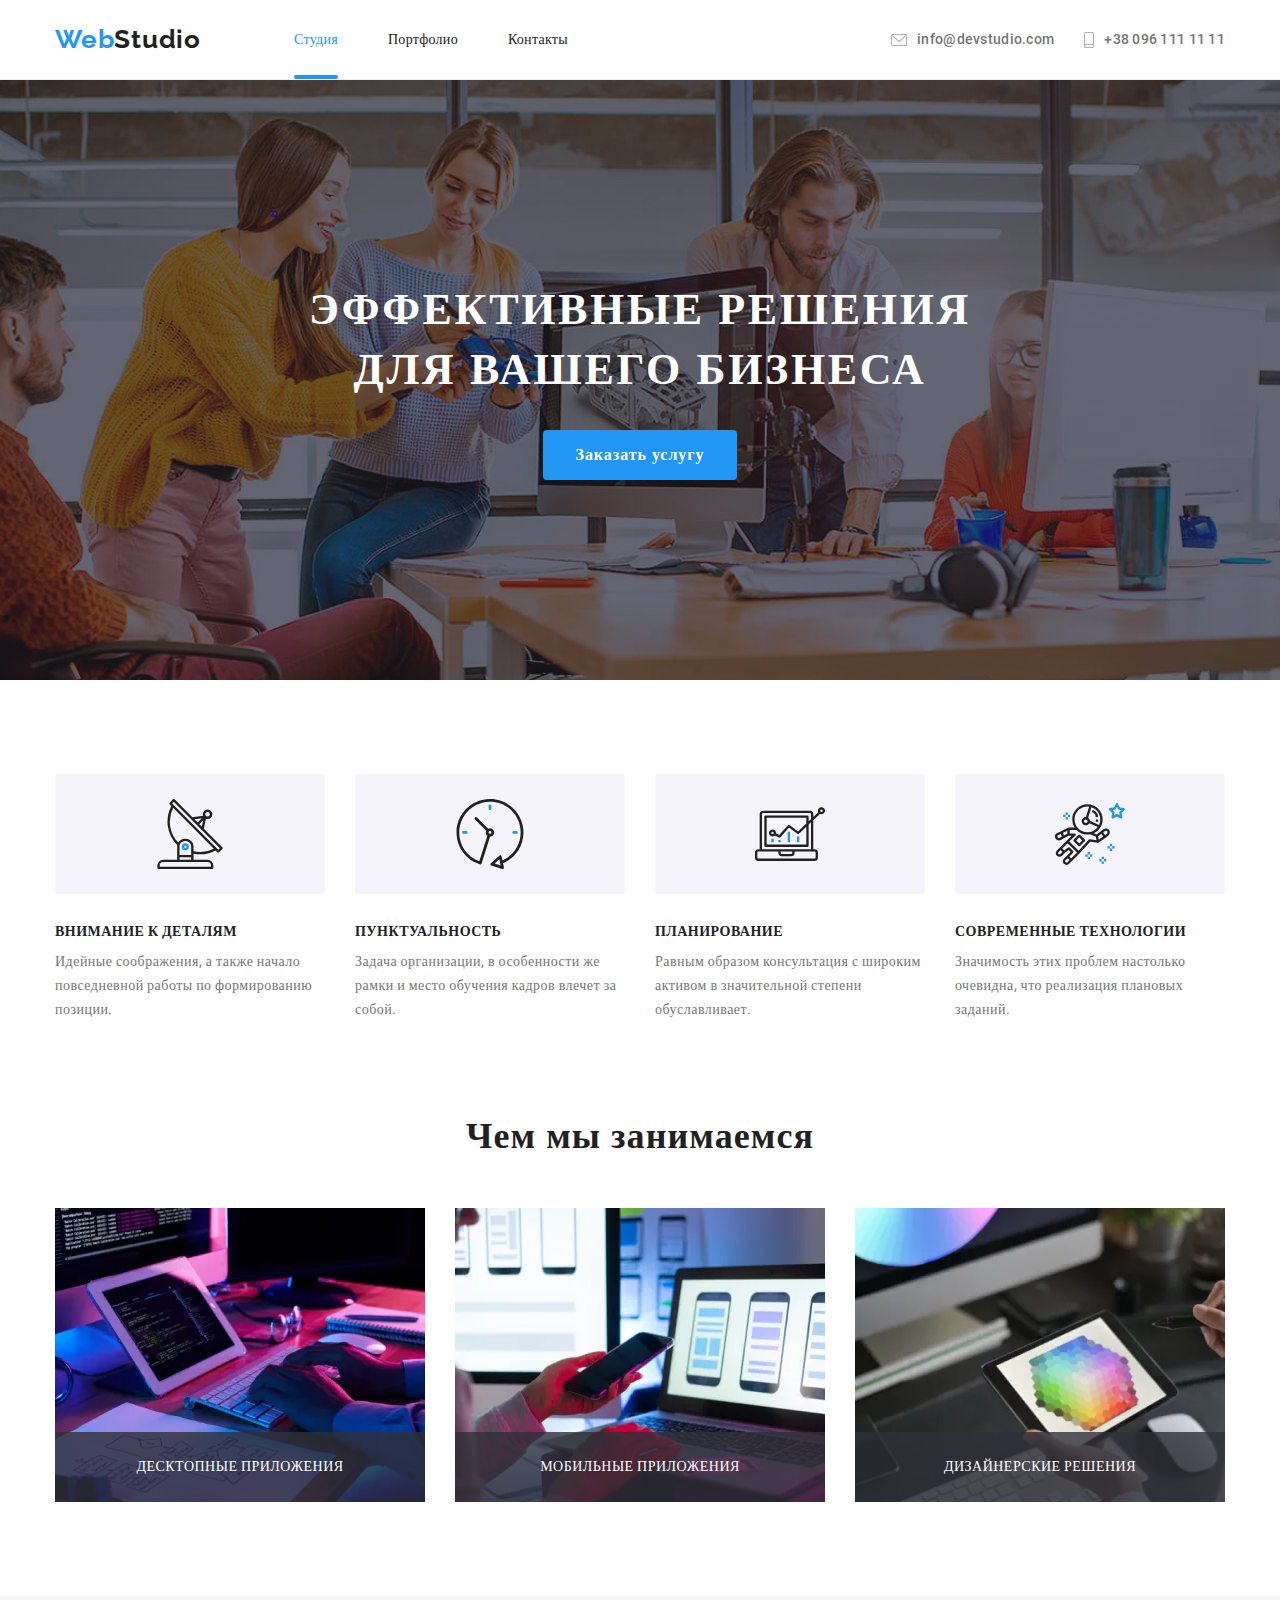
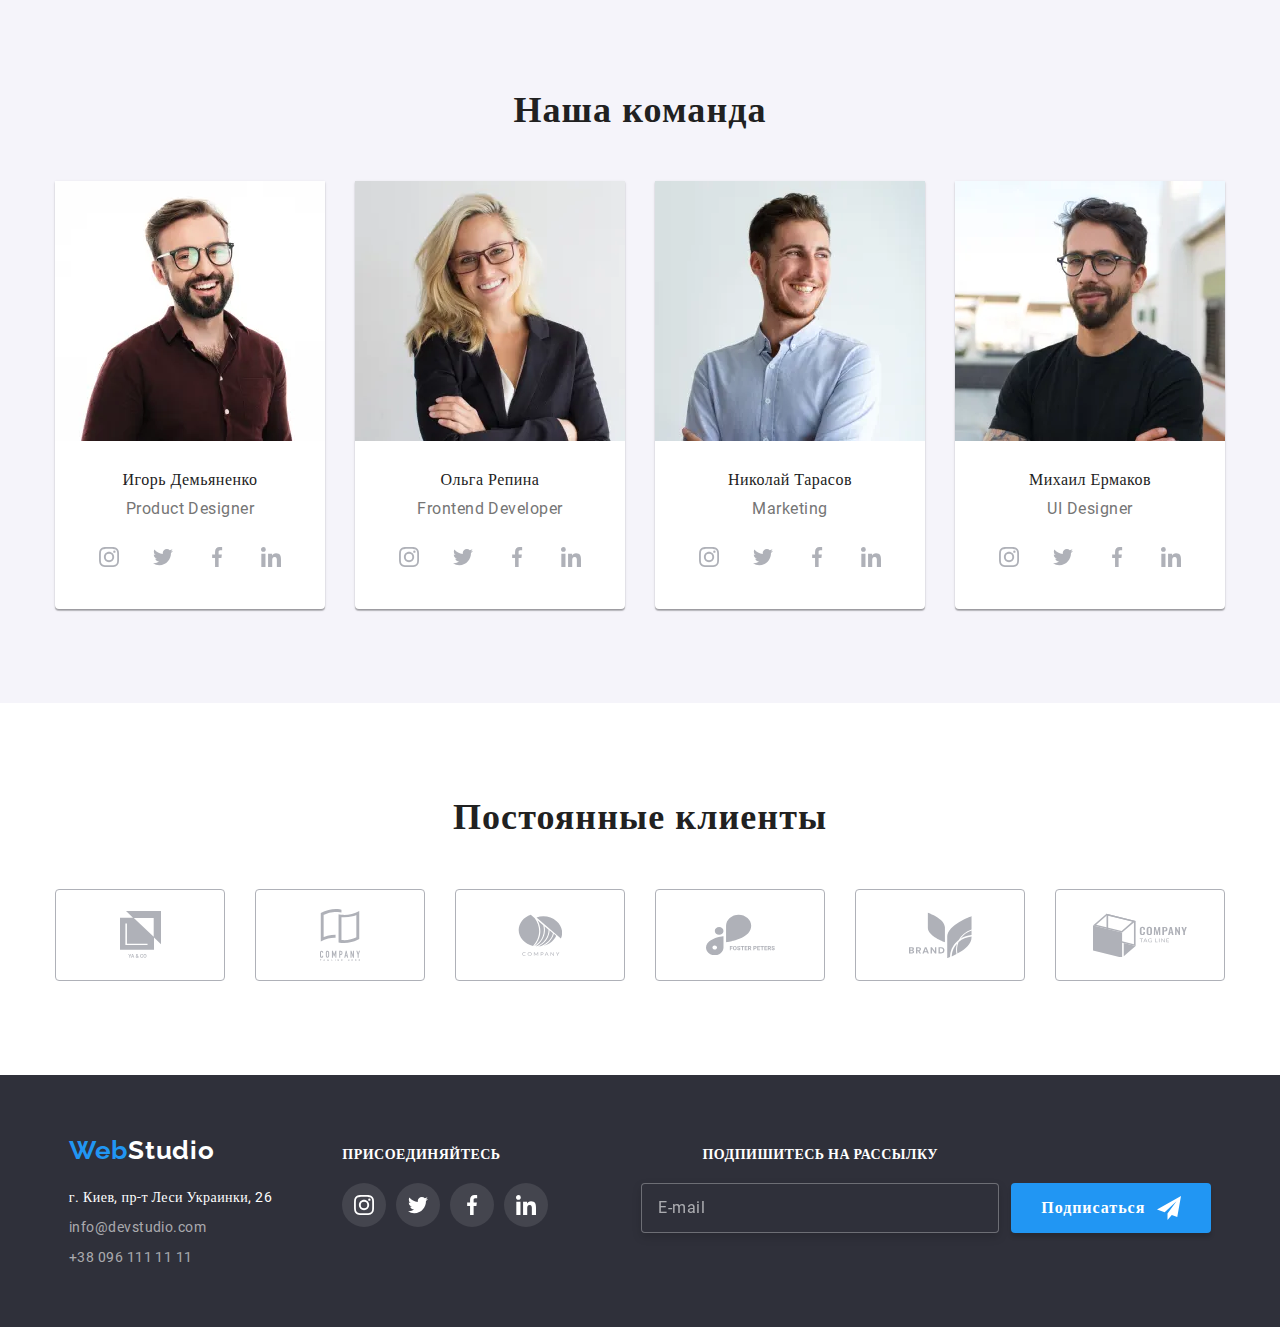
<file: index.html>
<!DOCTYPE html>
<html lang="ru">

<head>
    <meta charset="UTF-8">
    <meta http-equiv="X-UA-Compatible" content="IE=edge">
    <meta name="viewport" content="width=device-width, initial-scale=1.0" />
    <meta name="description" content="WebStudio" />
    <link rel="stylesheet" href="https://cdn.jsdelivr.net/npm/modern-normalize@1.1.0/modern-normalize.min.css">
    <link rel="preconnect" href="https://fonts.googleapis.com">
    <link rel="preconnect" href="https://fonts.gstatic.com" crossorigin>
    <link
        href="https://fonts.googleapis.com/css2?family=Raleway:wght@700&family=Roboto:wght@400;500;700;900&display=swap"
        rel="stylesheet">
    <link rel="stylesheet" href="./css/main.min.css">
    <title>Webstudio</title>
</head>

<body class="body" data-body>

    <!-- header -->
    <header class="header">
        <div class="header container">
            <a class="logo header__logo" href="./index.html" aria-label="logo">Web<span class="span-h">Studio</span></a>
            <button class="btn-menu" type="button" data-menu-button aria-label="mobile menu button">
                <svg class="btn-menu__icons" width="24" height="16">
                    <use class="btn-menu__icon-menu" href="./images/icons.svg#icon-menu"></use>
                    <use class="btn-menu__icon-cross" href="./images/icons.svg#icon-cross"></use>
                </svg>
            </button>
            <div class="burger" id="burger" data-menu>
                <nav class="site-nav">
                    <ul class="site-nav__list">
                        <li class="site-nav__item">
                            <a class="site-nav__link site-nav__link--current" href="./index.html"
                                aria-label="studio">Студия</a>
                        </li>
                        <li class="site-nav__item">
                            <a class="site-nav__link" href="./portfolio.html" aria-label="portfolio">Портфолио</a>
                        </li>
                        <li class="site-nav__item">
                            <a class="site-nav__link" href="" aria-label="contacts">Контакты</a>
                        </li>
                    </ul>
                </nav>
                <div>
                    <ul class="contacts">
                        <li class="contacts__item">
                            <a class="contacts__link" href="mailto:info@devstudio.com" aria-label="mail">
                                <svg class="contacts__icon icon" width="16" height="12">
                                    <use href="./images/icons.svg#envelope"></use>
                                </svg>
                                info@devstudio.com
                            </a>
                        </li>
                        <li class="contacts__item">
                            <a class="contacts__link contacts__link--current" href="tel:+380961111111" aria-label="tel">
                                <svg class="contacts__icon icon" width="10" height="16">
                                    <use href="./images/icons.svg#smartphone"></use>
                                </svg>
                                +38 096 111 11 11
                            </a>
                        </li>
                    </ul>
                    <ul class="contacts-social">
                        <li class="contacts-social__item">
                            <a class="contacts-social__link" href="https://www.instagram.com/" aria-label="instagram"
                                target="_blank" rel="noopener noreferrer">Instagram</a>
                        </li>
                        <li class="contacts-social__item">
                            <a class="contacts-social__link" href="https://twitter.com/?lang=uk" aria-label="twitter"
                                target="_blank" rel="noopener noreferrer">Twitter</a>
                        </li>
                        <li class="contacts-social__item">
                            <a class="contacts-social__link" href="https://uk-ua.facebook.com/" aria-label="facebook"
                                target="_blank" rel="noopener noreferrer">Facebook</a>
                        </li>
                        <li class="contacts-social__item">
                            <a class="contacts-social__link" href="https://www.linkedin.com/" aria-label="linkedin"
                                target="_blank" rel="noopener noreferrer">LinkedIn</a>
                        </li>
                    </ul>
                </div>
            </div>
        </div>
    </header>

    <!-- main -->
    <main class="main">
        <!-- hero -->
        <section class="hero section">
            <div class="hero container">
                <h1 class="hero_title">эффективные решения для вашего бизнеса</h1>
                <button class="hero-btn" type="button" data-modal-open aria-label="order-services-button">
                    <span class="hero-btn__text">Заказать услугу</span>
                </button>
            </div>
        </section>

        <!-- modal window -->
        <div class="backdrop is-hidden" data-modal>
            <div class="modal">
                <button class="btn-close" data-modal-close aria-label="modal-open-button">
                    <svg width="11" height="11">
                        <use href="./images/icons.svg#close"></use>
                    </svg>
                </button>
                <form class="modal__form">
                    <strong class="modal__invocation">Оставьте свои данные, мы вам перезвоним</strong>
                    <label class="modal__field">
                        <span class="modal__label-content">Имя</span>
                        <input class="modal__field-input" type="text" name="user-name" aria-label="enter-your-name">
                        <svg class="modal__input-icon" width="12" height="12">
                            <use href="./images/icons.svg#icon-man"></use>
                        </svg>
                    </label>
                    <label class="modal__field">
                        <span class="modal__label-content">Телефон</span>
                        <input class="modal__field-input" type="tel" name="user-phone" aria-label="enter-your-tel">
                        <svg class="modal__input-icon" width="13" height="13">
                            <use href="./images/icons.svg#icon-tel"></use>
                        </svg>
                    </label>
                    <label class="modal__field">
                        <span class="modal__label-content">Почта</span>
                        <input class="modal__field-input" type="email" name="user-email" aria-label="enter-your-mail">
                        <svg class="modal__input-icon" width="15" height="12">
                            <use href="./images/icons.svg#icon-mail"></use>
                        </svg>
                    </label>
                    <label class="modal__field-textarea">
                        <span class="modal__label-content">Комментарий</span>
                        <textarea name="user-comment" placeholder="Введите текст"
                            aria-label="enter-your-comment"></textarea>
                    </label>
                    <label class="modal__field-checkbox">
                        <input class="visually-hidden modal__input-checkbox" type="checkbox"
                            aria-label="agreement-checkbox">
                        <span class="modal__checkbox-icon">
                            <svg class="checkbox-icon" width="16" height="15">
                                <use href="./images/icons.svg#icon-checkbox"></use>
                            </svg>
                        </span>
                        <span class="modal__checkbox-text">Соглашаюсь с рассылкой и принимаю<a
                                class="modal__checkbox-link"
                                href="https://support.google.com/publisherpolicies/answer/10437486?hl=ru&ref_topic=10436799"
                                target="_blank" aria-label="terms-of-agreement">Условия
                                договора</a>
                        </span>
                    </label>
                    <button class="modal__btn-send" type="submit" aria-label="send-data-button">
                        <span>Отправить</span>
                    </button>
                </form>
            </div>
        </div>

        <!-- benefits -->
        <section class="section">
            <div class="container">
                <h2 class="visually-hidden">Особенности</h2>
                <ul class="benefits">
                    <li class="benefits__item">
                        <div class="benefits__icon-wrapping">
                            <svg width="70" height="70">
                                <use href="./images/icons.svg#antenna"></use>
                            </svg>
                        </div>
                        <h3 class="benefits__title">ВНИМАНИЕ К ДЕТАЛЯМ</h3>
                        <p class="benefits__text">Идейные соображения, а также начало повседневной работы по
                            формированию
                            позиции.</p>
                    </li>
                    <li class="benefits__item">
                        <div class="benefits__icon-wrapping">
                            <svg width="70" height="70">
                                <use href="./images/icons.svg#clock"></use>
                            </svg>
                        </div>
                        <h3 class="benefits__title">ПУНКТУАЛЬНОСТЬ</h3>
                        <p class="benefits__text">Задача организации, в особенности же рамки и место обучения кадров
                            влечет
                            за собой.</p>
                    </li>
                    <li class="benefits__item">
                        <div class="benefits__icon-wrapping">
                            <svg width="70" height="70">
                                <use href="./images/icons.svg#diagram"></use>
                            </svg>
                        </div>
                        <h3 class="benefits__title">ПЛАНИРОВАНИЕ</h3>
                        <p class="benefits__text">Равным образом консультация с широким активом в значительной степени
                            обуславливает.</p>
                    </li>
                    <li class="benefits__item">
                        <div class="benefits__icon-wrapping">
                            <svg width="70" height="70">
                                <use href="./images/icons.svg#astronaut"></use>
                            </svg>
                        </div>
                        <h3 class="benefits__title">СОВРЕМЕННЫЕ ТЕХНОЛОГИИ</h3>
                        <p class="benefits__text">Значимость этих проблем настолько очевидна, что реализация плановых
                            заданий.</p>
                    </li>
                </ul>
            </div>
        </section>

        <!-- portfolio -->
        <section class="section portfolio">
            <div class="container">
                <h2 class="section-title">Чем мы занимаемся</h2>
                <ul class="portfolio">
                    <li class="portfolio__item">
                        <div class="portfolio__overlay">
                            <picture>
                                <source srcset="
                                ./images/desktop/stydio/work/work-ds_1.webp 370w,
                                ./images/desktop/stydio/work/work-ds_1@2x.webp 740w,
                                ./images/desktop/stydio/work/work-ds_1@3x.webp 1110w" media="(min-width: 1200px)"
                                    sizes="(min-width: 1200px) 370px" type="image/webp">
                                <source srcset="
                                ./images/desktop/stydio/work/work-ds_1.jpg 370w,
                                ./images/desktop/stydio/work/work-ds_1@2x.jpg 740w,
                                ./images/desktop/stydio/work/work-ds_1@3x.jpg 1110w" media="(min-width: 1200px)"
                                    sizes="(min-width: 1200px) 370px" type="image/jpg">

                                <img src="./images/desktop/stydio/work/work-ds_1.jpg" alt="Десктопные приложения"
                                    width="370" height="294" loading="lazy">
                            </picture>
                            <p class="portfolio__desc">Десктопные приложения</p>
                        </div>
                    </li>
                    <li class="portfolio__item">
                        <div class="portfolio__overlay">
                            <picture>
                                <source srcset="
                                ./images/desktop/stydio/work/work-ds_2.webp 370w,
                                ./images/desktop/stydio/work/work-ds_2@2x.webp 740w,
                                ./images/desktop/stydio/work/work-ds_2@3x.webp 1110w" media="(min-width: 1200px)"
                                    sizes="(min-width: 1200px) 370px" type="image/webp">
                                <source srcset="
                                ./images/desktop/stydio/work/work-ds_2.jpg 370w,
                                ./images/desktop/stydio/work/work-ds_2@2x.jpg 740w,
                                ./images/desktop/stydio/work/work-ds_2@3x.jpg 1110w" media="(min-width: 1200px)"
                                    sizes="(min-width: 1200px) 370px" type="image/jpg">

                                <img src="./images/desktop/stydio/work/work-ds_2.jpg" alt="Мобильные приложения"
                                    width="370" height="294" loading="lazy">
                            </picture>
                            <p class="portfolio__desc">Мобильные приложения</p>
                        </div>
                    </li>
                    <li class="portfolio__item">
                        <div class="portfolio__overlay">
                            <picture>
                                <source srcset="
                                ./images/desktop/stydio/work/work-ds_3.webp 370w,
                                ./images/desktop/stydio/work/work-ds_3@2x.webp 740w,
                                ./images/desktop/stydio/work/work-ds_3@3x.webp 1110w" media="(min-width: 1200px)"
                                    sizes="(min-width: 1200px) 370px" type="image/webp">
                                <source srcset="
                                ./images/desktop/stydio/work/work-ds_3.jpg 370w,
                                ./images/desktop/stydio/work/work-ds_3@2x.jpg 740w,
                                ./images/desktop/stydio/work/work-ds_3@3x.jpg 1110w" media="(min-width: 1200px)"
                                    sizes="(min-width: 1200px) 370px" type="image/jpg">

                                <img src="./images/desktop/stydio/work/work-ds_3.jpg" alt="Дизайнерские приложения"
                                    width="370" height="294" loading="lazy">
                            </picture>
                            <p class="portfolio__desc">Дизайнерские решения</p>
                        </div>
                    </li>
                </ul>
            </div>
        </section>

        <!-- team -->
        <section class="section-team section">
            <div class="container">
                <h2 class="section-title">Наша команда</h2>
                <ul class="team">
                    <li class="team__card">
                        <picture>
                            <source srcset="
                            ./images/mobile/stydio/team/team-mb_1.webp 450w,
                            ./images/mobile/stydio/team/team-mb_1@2x.webp 900w,
                            ./images/mobile/stydio/team/team-mb_1@3x.webp 1350w" media="(max-width: 767px)"
                                sizes="(max-width: 767px) 450px" type="image/webp">
                            <source srcset="
                            ./images/mobile/stydio/team/team-mb_1.jpg 450w,
                            ./images/mobile/stydio/team/team-mb_1@2x.jpg 900w,
                            ./images/mobile/stydio/team/team-mb_1@3x.jpg 1350w" media="(max-width: 767px)"
                                sizes="(max-width: 767px) 450px" type="image/jpg">
                            <source srcset="
                            ./images/tablet/stydio/team/team-tb_1.webp 354w,
                            ./images/tablet/stydio/team/team-tb_1@2x.webp 708w,
                            ./images/tablet/stydio/team/team-tb_1@3x.webp 1062w" media="(max-width: 1199px)"
                                sizes="(max-width: 1199px) 354px" type="image/webp">
                            <source srcset="
                            ./images/tablet/stydio/team/team-tb_1.jpg 354w,
                            ./images/tablet/stydio/team/team-tb_1@2x.jpg 708w,
                            ./images/tablet/stydio/team/team-tb_1@3x.jpg 1062w" media="(max-width: 1199px)"
                                sizes="(max-width: 1199px) 354px" type="image/jpg">
                            <source srcset="
                            ./images/desktop/stydio/team/team-ds_1.webp 270w,
                            ./images/desktop/stydio/team/team-ds_1@2x.webp 540w,
                            ./images/desktop/stydio/team/team-ds_1@3x.webp 810w" media="(min-width: 1200px)"
                                sizes="(min-width: 1200px) 270px" type="image/webp">
                            <source srcset="
                            ./images/desktop/stydio/team/team-ds_1.jpg 270w,
                            ./images/desktop/stydio/team/team-ds_1@2x.jpg 540w,
                            ./images/desktop/stydio/team/team-ds_1@3x.jpg 810w" media="(min-width: 1200px)"
                                sizes="(min-width: 1200px) 270px" type="image/jpg">

                            <img src="./images/desktop/stydio/team/team-mb_1.jpg" alt="Первый член команды" width="450"
                                height="460" loading="lazy">
                        </picture>
                        <div class="team__tumb">
                            <h3 class="team__subtitle">Игорь Демьяненко</h3>
                            <p class="team__text">Product Designer</p>
                            <ul class="team__list">
                                <li class="team__item">
                                    <a href="https://www.instagram.com/" class="team__link icon" aria-label="instagram"
                                        target="_blank" rel="noopener noreferrer">
                                        <svg class="team__icon" width="20" height="20">
                                            <use href="./images/icons.svg#instagram"></use>
                                        </svg>
                                    </a>
                                </li>
                                <li class="team__item">
                                    <a href="https://twitter.com/?lang=uk" class="team__link icon" aria-label="twitter"
                                        target="_blank" rel="noopener noreferrer">
                                        <svg class="team__icon" width="20" height="20">
                                            <use href="./images/icons.svg#twitter"></use>
                                        </svg>
                                    </a>
                                </li>
                                <li class="team__item">
                                    <a href="https://uk-ua.facebook.com/" class="team__link icon" aria-label="facebook"
                                        target="_blank" rel="noopener noreferrer">
                                        <svg class="team__icon" width="20" height="20">
                                            <use href="./images/icons.svg#facebook"></use>
                                        </svg>
                                    </a>
                                </li>
                                <li class="team__item">
                                    <a href="https://www.linkedin.com/" class="team__link icon" aria-label="linkedin"
                                        target="_blank" rel="noopener noreferrer">
                                        <svg class="team__icon" width="20" height="20">
                                            <use href="./images/icons.svg#linkedin"></use>
                                        </svg>
                                    </a>
                                </li>
                            </ul>
                        </div>
                    </li>
                    <li class="team__card">
                        <picture>
                            <source srcset="
                            ./images/mobile/stydio/team/team-mb_2.webp 450w,
                            ./images/mobile/stydio/team/team-mb_2@2x.webp 900w,
                            ./images/mobile/stydio/team/team-mb_2@3x.webp 1350w" media="(max-width: 767px)"
                                sizes="(max-width: 767px) 450px" type="image/webp">
                            <source srcset="
                            ./images/mobile/stydio/team/team-mb_2.jpg 450w,
                            ./images/mobile/stydio/team/team-mb_2@2x.jpg 900w,
                            ./images/mobile/stydio/team/team-mb_2@3x.jpg 1350w" media="(max-width: 767px)"
                                sizes="(max-width: 767px) 450px" type="image/jpg">
                            <source srcset="
                            ./images/tablet/stydio/team/team-tb_2.webp 354w,
                            ./images/tablet/stydio/team/team-tb_2@2x.webp 708w,
                            ./images/tablet/stydio/team/team-tb_2@3x.webp 1062w" media="(max-width: 1199px)"
                                sizes="(max-width: 1199px) 354px" type="image/webp">
                            <source srcset="
                            ./images/tablet/stydio/team/team-tb_2.jpg 354w,
                            ./images/tablet/stydio/team/team-tb_2@2x.jpg 708w,
                            ./images/tablet/stydio/team/team-tb_2@3x.jpg 1062w" media="(max-width: 1199px)"
                                sizes="(max-width: 1199px) 354px" type="image/jpg">
                            <source srcset="
                            ./images/desktop/stydio/team/team-ds_2.webp 270w,
                            ./images/desktop/stydio/team/team-ds_2@2x.webp 540w,
                            ./images/desktop/stydio/team/team-ds_2@3x.webp 810w" media="(min-width: 1200px)"
                                sizes="(min-width: 1200px) 270px" type="image/webp">
                            <source srcset="
                            ./images/desktop/stydio/team/team-ds_2.jpg 270w,
                            ./images/desktop/stydio/team/team-ds_2@2x.jpg 540w,
                            ./images/desktop/stydio/team/team-ds_2@3x.jpg 810w" media="(min-width: 1200px)"
                                sizes="(min-width: 1200px) 270px" type="image/jpg">

                            <img src="./images/desktop/stydio/team/team-mb_2.jpg" alt="Второй член команды" width="450"
                                height="460" loading="lazy">
                        </picture>
                        <div class="team__tumb">
                            <h3 class="team__subtitle">Ольга Репина</h3>
                            <p class="team__text">Frontend Developer</p>
                            <ul class="team__list">
                                <li class="team__item">
                                    <a href="https://www.instagram.com/" class="team__link icon" aria-label="instagram"
                                        target="_blank" rel="noopener noreferrer">
                                        <svg class="team__icon" width="20" height="20">
                                            <use href="./images/icons.svg#instagram"></use>
                                        </svg>
                                    </a>
                                </li>
                                <li class="team__item">
                                    <a href="https://twitter.com/?lang=uk" class="team__link icon" aria-label="twitter"
                                        target="_blank" rel="noopener noreferrer">
                                        <svg class="team__icon" width="20" height="20">
                                            <use href="./images/icons.svg#twitter"></use>
                                        </svg>
                                    </a>
                                </li>
                                <li class="team__item">
                                    <a href="https://uk-ua.facebook.com/" class="team__link icon" aria-label="facebook"
                                        target="_blank" rel="noopener noreferrer">
                                        <svg class="team__icon" width="20" height="20">
                                            <use href="./images/icons.svg#facebook"></use>
                                        </svg>
                                    </a>
                                </li>
                                <li class="team__item">
                                    <a href="https://www.linkedin.com/" class="team__link icon" aria-label="linkedin"
                                        target="_blank" rel="noopener noreferrer">
                                        <svg class="team__icon" width="20" height="20">
                                            <use href="./images/icons.svg#linkedin"></use>
                                        </svg>
                                    </a>
                                </li>
                            </ul>
                        </div>
                    </li>
                    <li class="team__card">
                        <picture>
                            <source srcset="
                            ./images/mobile/stydio/team/team-mb_3.webp 450w,
                            ./images/mobile/stydio/team/team-mb_3@2x.webp 900w,
                            ./images/mobile/stydio/team/team-mb_3@3x.webp 1350w" media="(max-width: 767px)"
                                sizes="(max-width: 767px) 450px" type="image/webp">
                            <source srcset="
                            ./images/mobile/stydio/team/team-mb_3.jpg 450w,
                            ./images/mobile/stydio/team/team-mb_3@2x.jpg 900w,
                            ./images/mobile/stydio/team/team-mb_3@3x.jpg 1350w" media="(max-width: 767px)"
                                sizes="(max-width: 767px) 450px" type="image/jpg">
                            <source srcset="
                            ./images/tablet/stydio/team/team-tb_3.webp 354w,
                            ./images/tablet/stydio/team/team-tb_3@2x.webp 708w,
                            ./images/tablet/stydio/team/team-tb_3@3x.webp 1062w" media="(max-width: 1199px)"
                                sizes="(max-width: 1199px) 354px" type="image/webp">
                            <source srcset="
                            ./images/tablet/stydio/team/team-tb_3.jpg 354w,
                            ./images/tablet/stydio/team/team-tb_3@2x.jpg 708w,
                            ./images/tablet/stydio/team/team-tb_3@3x.jpg 1062w" media="(max-width: 1199px)"
                                sizes="(max-width: 1199px) 354px" type="image/jpg">
                            <source srcset="
                            ./images/desktop/stydio/team/team-ds_3.webp 270w,
                            ./images/desktop/stydio/team/team-ds_3@2x.webp 540w,
                            ./images/desktop/stydio/team/team-ds_3@3x.webp 810w" media="(min-width: 1200px)"
                                sizes="(min-width: 1200px) 270px" type="image/webp">
                            <source srcset="
                            ./images/desktop/stydio/team/team-ds_3.jpg 270w,
                            ./images/desktop/stydio/team/team-ds_3@2x.jpg 540w,
                            ./images/desktop/stydio/team/team-ds_3@3x.jpg 810w" media="(min-width: 1200px)"
                                sizes="(min-width: 1200px) 270px" type="image/jpg">

                            <img src="./images/desktop/stydio/team/team-mb_3.jpg" alt="Третий член команды" width="450"
                                height="460" loading="lazy">
                        </picture>
                        <div class="team__tumb">
                            <h3 class="team__subtitle">Николай Тарасов</h3>
                            <p class="team__text">Marketing</p>
                            <ul class="team__list">
                                <li class="team__item">
                                    <a href="https://www.instagram.com/" class="team__link icon" aria-label="instagram"
                                        target="_blank" rel="noopener noreferrer">
                                        <svg class="team__icon" width="20" height="20">
                                            <use href="./images/icons.svg#instagram"></use>
                                        </svg>
                                    </a>
                                </li>
                                <li class="team__item">
                                    <a href="https://twitter.com/?lang=uk" class="team__link icon" aria-label="twitter"
                                        target="_blank" rel="noopener noreferrer">
                                        <svg class="team__icon" width="20" height="20">
                                            <use href="./images/icons.svg#twitter"></use>
                                        </svg>
                                    </a>
                                </li>
                                <li class="team__item">
                                    <a href="https://uk-ua.facebook.com/" class="team__link icon" aria-label="facebook"
                                        target="_blank" rel="noopener noreferrer">
                                        <svg class="team__icon" width="20" height="20">
                                            <use href="./images/icons.svg#facebook"></use>
                                        </svg>
                                    </a>
                                </li>
                                <li class="team__item">
                                    <a href="https://www.linkedin.com/" class="team__link icon" aria-label="linkedin"
                                        target="_blank" rel="noopener noreferrer">
                                        <svg class="team__icon" width="20" height="20">
                                            <use href="./images/icons.svg#linkedin"></use>
                                        </svg>
                                    </a>
                                </li>
                            </ul>
                        </div>
                    </li>
                    <li class="team__card">
                        <picture>
                            <source srcset="
                            ./images/mobile/stydio/team/team-mb_4.webp 450w,
                            ./images/mobile/stydio/team/team-mb_4@2x.webp 900w,
                            ./images/mobile/stydio/team/team-mb_4@3x.webp 1350w" media="(max-width: 767px)"
                                sizes="(max-width: 767px) 450px" type="image/webp">
                            <source srcset="
                            ./images/mobile/stydio/team/team-mb_4.jpg 450w,
                            ./images/mobile/stydio/team/team-mb_4@2x.jpg 900w,
                            ./images/mobile/stydio/team/team-mb_4@3x.jpg 1350w" media="(max-width: 767px)"
                                sizes="(max-width: 767px) 450px" type="image/jpg">
                            <source srcset="
                            ./images/tablet/stydio/team/team-tb_4.webp 354w,
                            ./images/tablet/stydio/team/team-tb_4@2x.webp 708w,
                            ./images/tablet/stydio/team/team-tb_4@3x.webp 1062w" media="(max-width: 1199px)"
                                sizes="(max-width: 1199px) 354px" type="image/webp">
                            <source srcset="
                            ./images/tablet/stydio/team/team-tb_4.jpg 354w,
                            ./images/tablet/stydio/team/team-tb_4@2x.jpg 708w,
                            ./images/tablet/stydio/team/team-tb_4@3x.jpg 1062w" media="(max-width: 1199px)"
                                sizes="(max-width: 1199px) 354px" type="image/jpg">
                            <source srcset="
                            ./images/desktop/stydio/team/team-ds_4.webp 270w,
                            ./images/desktop/stydio/team/team-ds_4@2x.webp 540w,
                            ./images/desktop/stydio/team/team-ds_4@3x.webp 810w" media="(min-width: 1200px)"
                                sizes="(min-width: 1200px) 270px" type="image/webp">
                            <source srcset="
                            ./images/desktop/stydio/team/team-ds_4.jpg 270w,
                            ./images/desktop/stydio/team/team-ds_4@2x.jpg 540w,
                            ./images/desktop/stydio/team/team-ds_4@3x.jpg 810w" media="(min-width: 1200px)"
                                sizes="(min-width: 1200px) 270px" type="image/jpg">

                            <img src="./images/desktop/stydio/team/team-mb_4.jpg" alt="Четвертый член команды"
                                width="450" height="460" loading="lazy">
                        </picture>
                        <div class="team__tumb">
                            <h3 class="team__subtitle">Михаил Ермаков</h3>
                            <p class="team__text">UI Designer</p>
                            <ul class="team__list">
                                <li class="team__item">
                                    <a href="https://www.instagram.com/" class="team__link icon" aria-label="instagram"
                                        target="_blank" rel="noopener noreferrer">
                                        <svg class="team__icon" width="20" height="20">
                                            <use href="./images/icons.svg#instagram"></use>
                                        </svg>
                                    </a>
                                </li>
                                <li class="team__item">
                                    <a href="https://twitter.com/?lang=uk" class="team__link icon" aria-label="twitter"
                                        target="_blank" rel="noopener noreferrer">
                                        <svg class="team__icon" width="20" height="20">
                                            <use href="./images/icons.svg#twitter"></use>
                                        </svg>
                                    </a>
                                </li>
                                <li class="team__item">
                                    <a href="https://uk-ua.facebook.com/" class="team__link icon" aria-label="facebook"
                                        target="_blank" rel="noopener noreferrer">
                                        <svg class="team__icon" width="20" height="20">
                                            <use href="./images/icons.svg#facebook"></use>
                                        </svg>
                                    </a>
                                </li>
                                <li class="team__item">
                                    <a href="https://www.linkedin.com/" class="team__link icon" aria-label="linkedin"
                                        target="_blank" rel="noopener noreferrer">
                                        <svg class="team__icon" width="20" height="20">
                                            <use href="./images/icons.svg#linkedin"></use>
                                        </svg>
                                    </a>
                                </li>
                            </ul>
                        </div>
                    </li>
                </ul>
            </div>
        </section>

        <!-- customers -->
        <section class="section">
            <div class="container">
                <h2 class="section-title">Постоянные клиенты</h2>
                <ul class="customers">
                    <li class="customer__item">
                        <a class="customer__link" href="https://www.google.com/intl/uk_ua/business/"
                            aria-label="client-1" target="_blank" rel="noopener noreferrer">
                            <svg class="customer__icon icon" width="41" height="47">
                                <use href="./images/icons.svg#ya-co"></use>
                            </svg>
                        </a>
                    </li>
                    <li class="customer__item">
                        <a class="customer__link" href="https://www.google.com/intl/uk_ua/business/"
                            aria-label="client-2" target="_blank" rel="noopener noreferrer">
                            <svg class="customer__icon icon" width="40" height="52">
                                <use href="./images/icons.svg#tagline-here"></use>
                            </svg>
                        </a>
                    </li>
                    <li class="customer__item">
                        <a class="customer__link" href="https://www.google.com/intl/uk_ua/business/"
                            aria-label="client-3" target="_blank" rel="noopener noreferrer">
                            <svg class="customer__icon icon" width="44" height="42">
                                <use href="./images/icons.svg#company"></use>
                            </svg>
                        </a>
                    </li>
                    <li class="customer__item">
                        <a class="customer__link" href="https://www.google.com/intl/uk_ua/business/"
                            aria-label="client-4" target="_blank" rel="noopener noreferrer">
                            <svg class="customer__icon icon" width="69" height="41">
                                <use href="./images/icons.svg#foster-peters"></use>
                            </svg>
                        </a>
                    </li>
                    <li class="customer__item">
                        <a class="customer__link" href="https://www.google.com/intl/uk_ua/business/"
                            aria-label="client-5" target="_blank" rel="noopener noreferrer">
                            <svg class="customer__icon icon" width="63" height="46">
                                <use href="./images/icons.svg#brand"></use>
                            </svg>
                        </a>
                    </li>
                    <li class="customer__item">
                        <a class="customer__link" href="https://www.google.com/intl/uk_ua/business/"
                            aria-label="client-6" target="_blank" rel="noopener noreferrer">
                            <svg class="customer__icon icon" width="94" height="44">
                                <use href="./images/icons.svg#tag-line"></use>
                            </svg>
                        </a>
                    </li>
                </ul>
            </div>
        </section>
    </main>

    <!-- footer -->
    <footer class="footer">
        <div class="footer container">
            <div class="footer-address">
                <a class="logo footer-address__logo" href="./index.html" aria-label="studio">Web<span
                        class="footer-address__span">Studio</span></a>
                <address class="footer-address__nav">
                    <ul>
                        <li class="footer-address__list">
                            <a class="footer-address__link-gps" href="https://goo.gl/maps/1aV7GLh5moSTKQaL6"
                                target="_blank" rel="noopener noreferrer" aria-label="geolocation">г. Киев,
                                пр-т Леси Украинки, 26</a>
                        </li>
                        <li class="footer-address__list">
                            <a class="footer-address__link" href="mailto:info@devstudio.com"
                                aria-label="mail">info@devstudio.com</a>
                        </li>
                        <li class="footer-address__list">
                            <a class="footer-address__link" href="tel:+380961111111" aria-label="tel">+38 096 111 11
                                11</a>
                        </li>
                    </ul>
                </address>
            </div>
            <div class="footer-social">
                <strong class="invocation">присоединяйтесь</strong>
                <ul class="icon-set">
                    <li class="icon-set__item">
                        <a href="https://www.instagram.com/" class="icon-set__link icon" aria-label="instagram"
                            target="_blank" rel="noopener noreferrer">
                            <svg class="icon-set__icon" width="20" height="20">
                                <use href="./images/icons.svg#instagram"></use>
                            </svg>
                        </a>
                    </li>
                    <li class="icon-set__item">
                        <a href="https://twitter.com/?lang=uk" class="icon-set__link icon" aria-label="twitter"
                            target="_blank" rel="noopener noreferrer">
                            <svg class="icon-set__icon" width="20" height="20">
                                <use href="./images/icons.svg#twitter"></use>
                            </svg>
                        </a>
                    </li>
                    <li class="icon-set__item">
                        <a href="https://uk-ua.facebook.com/" class="icon-set__link icon" aria-label="facebook"
                            target="_blank" rel="noopener noreferrer">
                            <svg class="icon-set__icon" width="20" height="20">
                                <use href="./images/icons.svg#facebook"></use>
                            </svg>
                        </a>
                    </li>
                    <li class="icon-set__item">
                        <a href="https://www.linkedin.com/" class="icon-set__link icon" aria-label="linkedin"
                            target="_blank" rel="noopener noreferrer">
                            <svg class="icon-set__icon" width="20" height="20">
                                <use href="./images/icons.svg#linkedin"></use>
                            </svg>
                        </a>
                    </li>
                </ul>
            </div>
            <div class="footer-email">
                <form name="form-follow">
                    <div class="form-follow__field">
                        <label class="form-follow__label">
                            <strong class="invocation">Подпишитесь на рассылку</strong>
                            <input class="form-follow__input" type="email" name="user-email" placeholder="E-mail"
                                aria-label="email-input-field">
                        </label>
                        <button class="follow-btn" type="submit" aria-label="subscribe-button">
                            <span class="follow-btn__text">Подписаться</span>
                            <svg class="follow-btn__icon icon" width="24" height="24">
                                <use href="./images/icons.svg#icon-send"></use>
                            </svg>
                        </button>
                    </div>
                </form>
            </div>
        </div>
    </footer>
    <script src="./js/mobile-menu.js"></script>
    <script src="./js/modal.js"></script>
</body>

</html>
</file>
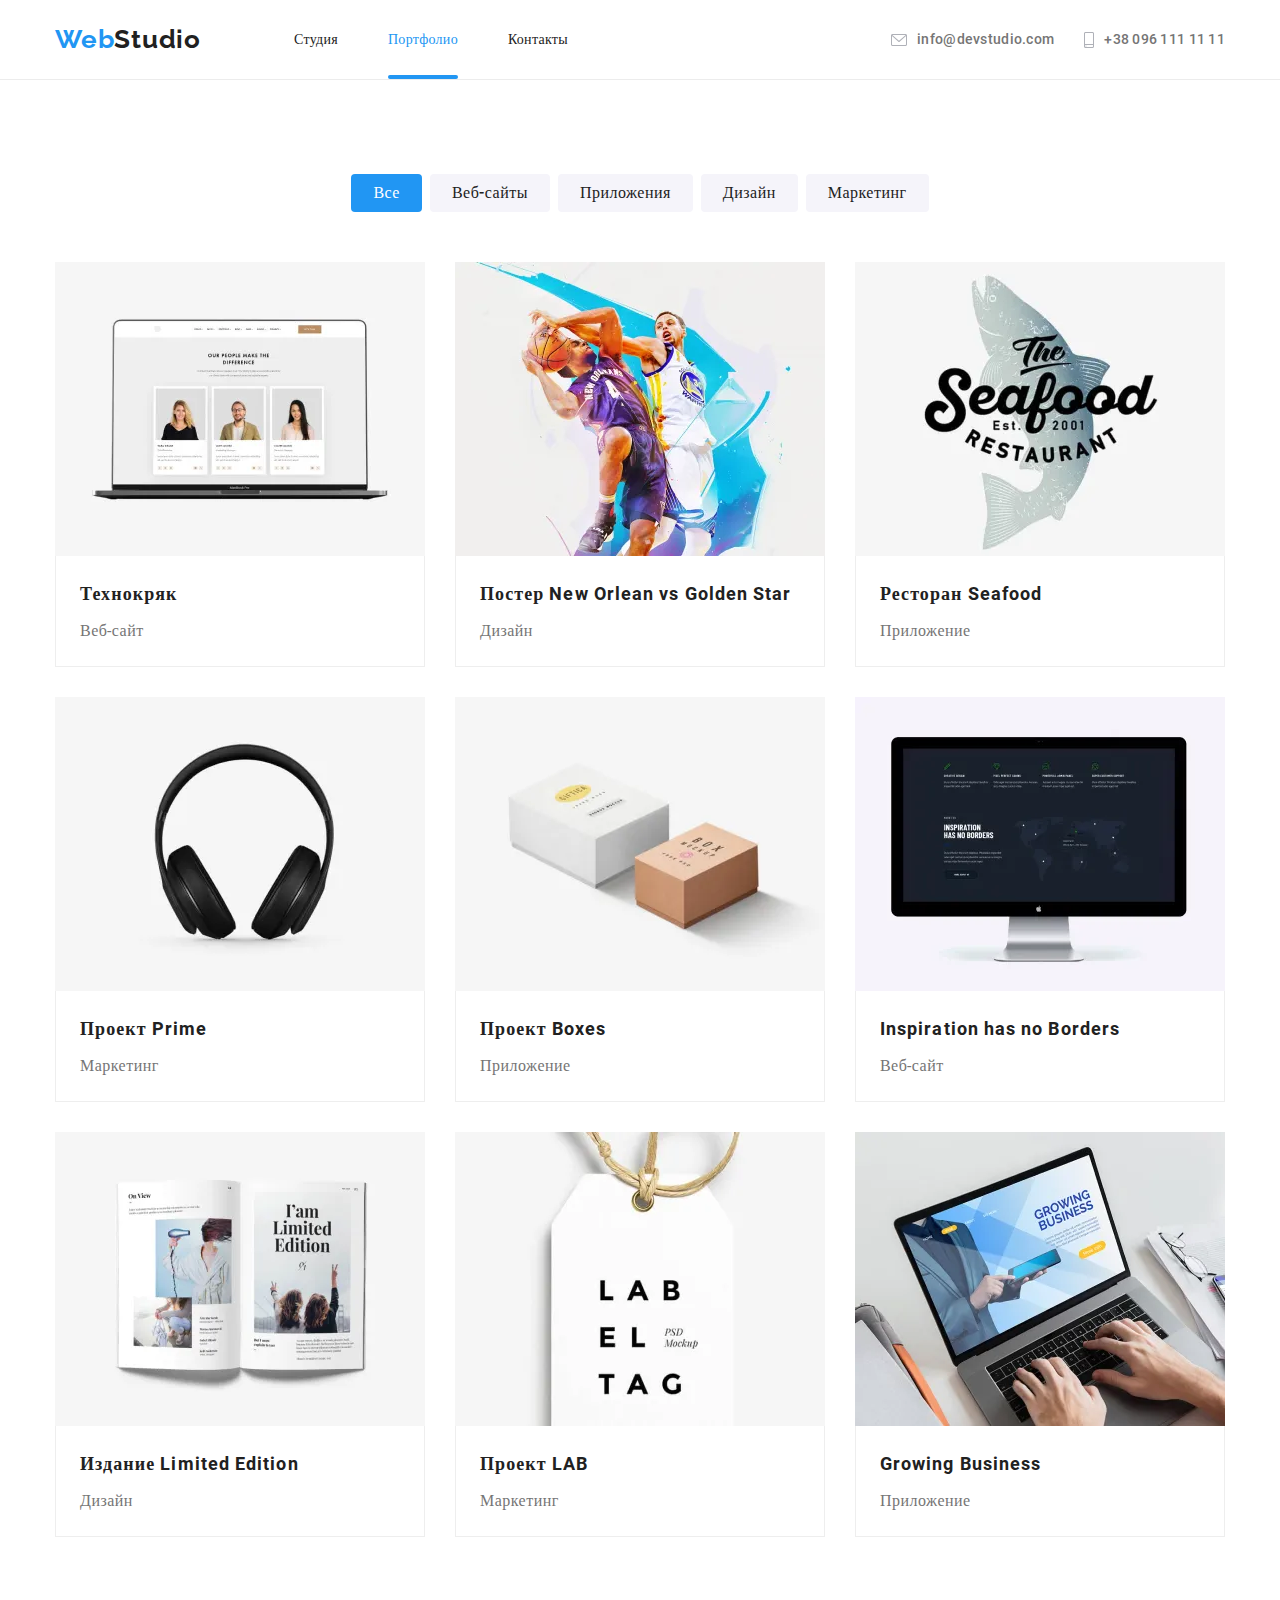
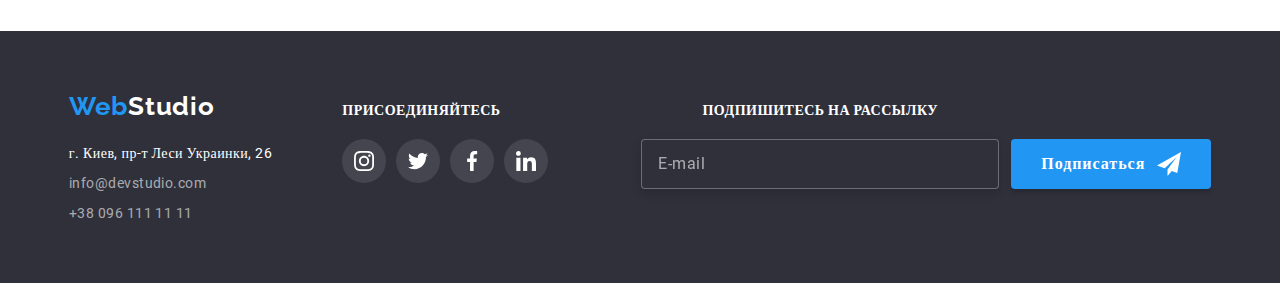
<file: portfolio.html>
<!DOCTYPE html>
<html lang="ru">

<head>
    <meta charset="UTF-8">
    <meta http-equiv="X-UA-Compatible" content="IE=edge">
    <meta name="viewport" content="width=device-width, initial-scale=1.0" />
    <meta name="description" content="Portfolio" />
    <link rel="stylesheet" href="https://cdn.jsdelivr.net/npm/modern-normalize@1.1.0/modern-normalize.min.css">
    <link rel="preconnect" href="https://fonts.googleapis.com">
    <link rel="preconnect" href="https://fonts.gstatic.com" crossorigin>
    <link
        href="https://fonts.googleapis.com/css2?family=Raleway:wght@700&family=Roboto:wght@400;500;700;900&display=swap"
        rel="stylesheet">
    <link rel="stylesheet" href="./css/main.min.css">
    <title>Portfolio</title>
</head>

<body class="body" data-body>

    <!-- header -->
    <header class="header">
        <div class="header container">
            <a class="logo header__logo" href="./index.html" aria-label="logo">Web<span class="span-h">Studio</span></a>
            <button class="btn-menu" type="button" data-menu-button aria-label="mobile menu button">
                <svg class="btn-menu__icons" width="24" height="16">
                    <use class="btn-menu__icon-menu" href="./images/icons.svg#icon-menu"></use>
                    <use class="btn-menu__icon-cross" href="./images/icons.svg#icon-cross"></use>
                </svg>
            </button>
            <div class="burger" id="burger" data-menu>
                <nav class="site-nav">
                    <ul class="site-nav__list">
                        <li class="site-nav__item">
                            <a class="site-nav__link" href="./index.html" aria-label="studio">Студия</a>
                        </li>
                        <li class="site-nav__item">
                            <a class="site-nav__link site-nav__link--current" href="./portfolio.html"
                                aria-label="portfolio">Портфолио</a>
                        </li>
                        <li class="site-nav__item">
                            <a class="site-nav__link" href="" aria-label="contacts">Контакты</a>
                        </li>
                    </ul>
                </nav>
                <div>
                    <ul class="contacts">
                        <li class="contacts__item">
                            <a class="contacts__link" href="mailto:info@devstudio.com" aria-label="mail">
                                <svg class="contacts__icon icon" width="16" height="12">
                                    <use href="./images/icons.svg#envelope"></use>
                                </svg>
                                info@devstudio.com
                            </a>
                        </li>
                        <li class="contacts__item">
                            <a class="contacts__link contacts__link--current" href="tel:+380961111111" aria-label="tel">
                                <svg class="contacts__icon icon" width="10" height="16">
                                    <use href="./images/icons.svg#smartphone"></use>
                                </svg>
                                +38 096 111 11 11
                            </a>
                        </li>
                    </ul>
                    <ul class="contacts-social">
                        <li class="contacts-social__item">
                            <a class="contacts-social__link" href="https://www.instagram.com/" aria-label="instagram"
                                target="_blank" rel="noopener noreferrer">Instagram</a>
                        </li>
                        <li class="contacts-social__item">
                            <a class="contacts-social__link" href="https://twitter.com/?lang=uk" aria-label="twitter"
                                target="_blank" rel="noopener noreferrer">Twitter</a>
                        </li>
                        <li class="contacts-social__item">
                            <a class="contacts-social__link" href="https://uk-ua.facebook.com/" aria-label="facebook"
                                target="_blank" rel="noopener noreferrer">Facebook</a>
                        </li>
                        <li class="contacts-social__item">
                            <a class="contacts-social__link" href="https://www.linkedin.com/" aria-label="linkedin"
                                target="_blank" rel="noopener noreferrer">LinkedIn</a>
                        </li>
                    </ul>
                </div>
            </div>
        </div>
    </header>

    <!-- main -->
    <main class="main">
        <section class="section">
            <div class="container">
                <h1 class="visually-hidden">Портфолио</h1>
                <!-- Filters -->
                <ul class="filter">
                    <li class="filter__item">
                        <button class="filter__btn active" type="button" aria-label="filter-button-all">Все</button>
                    </li>
                    <li class="filter__item">
                        <button class="filter__btn" type="button" aria-label="filter-button-website">Веб-сайты</button>
                    </li>
                    <li class="filter__item">
                        <button class="filter__btn" type="button" aria-label="filter-button-app">Приложения</button>
                    </li>
                    <li class="filter__item">
                        <button class="filter__btn" type="button" aria-label="filter-button-design">Дизайн</button>
                    </li>
                    <li class="filter__item">
                        <button class="filter__btn" type="button"
                            aria-label="filter-button-marketing">Маркетинг</button>
                    </li>
                </ul>

                <!-- Projects -->
                <ul class="projects">
                    <li class="project__item">
                        <a class="project__link" href="https://www.google.com/intl/uk_ua/business/" target="_blank"
                            rel="noopener noreferrer" aria-label="project-1">
                            <div class="project__img">
                                <picture>
                                    <source srcset="
                                ./images/mobile/portfolio/project-mb_1.webp 450w,
                                ./images/mobile/portfolio/project-mb_1@2x.webp 900w,
                                ./images/mobile/portfolio/project-mb_1@3x.webp 1350w" media="(max-width: 767px)"
                                        sizes="(max-width: 767px) 450px" type="image/webp">
                                    <source srcset="
                                ./images/mobile/portfolio/project-mb_1.jpg 450w,
                                ./images/mobile/portfolio/project-mb_1@2x.jpg 900w,
                                ./images/mobile/portfolio/project-mb_1@3x.jpg 1350w" media="(max-width: 767px)"
                                        sizes="(max-width: 767px) 450px" type="image/jpg">
                                    <source srcset="
                                ./images/tablet/portfolio/project-tb_1.webp 354w,
                                ./images/tablet/portfolio/project-tb_1@2x.webp 708w,
                                ./images/tablet/portfolio/project-tb_1@3x.webp 1062w" media="(max-width: 1199px)"
                                        sizes="(max-width: 1199px) 354px" type="image/webp">
                                    <source srcset="
                                ./images/tablet/portfolio/project-tb_1.jpg 354w,
                                ./images/tablet/portfolio/project-tb_1@2x.jpg 708w,
                                ./images/tablet/portfolio/project-tb_1@3x.jpg 1062w" media="(max-width: 1199px)"
                                        sizes="(max-width: 1199px) 354px" type="image/jpg">
                                    <source srcset="
                                ./images/desktop/portfolio/project-ds_1.webp 370w,
                                ./images/desktop/portfolio/project-ds_1@2x.webp 740w,
                                ./images/desktop/portfolio/project-ds_1@3x.webp 1110w" media="(min-width: 1200px)"
                                        sizes="(min-width: 1200px) 370px" type="image/webp">
                                    <source srcset="
                                ./images/desktop/portfolio/project-ds_1.jpg 370w,
                                ./images/desktop/portfolio/project-ds_1@2x.jpg 740w,
                                ./images/desktop/portfolio/project-ds_1@3x.jpg 1110w" media="(min-width: 1200px)"
                                        sizes="(min-width: 1200px) 370px" type="image/jpg">

                                    <img src="./images/desktop/portfolio/project-ds_1.jpg" alt="Веб-сайт Технокряк"
                                        width="450" height="294" loading="lazy">
                                </picture>
                                <div class="project__overlay">
                                    <p class="project__desc">Ресурс предлагает комплексные предложения с разным уровнем
                                        функционала и сервисов. Все это позволит посетителю получить
                                        исчерпывающие сведения о компании или частном лице.</p>
                                </div>
                            </div>
                            <div class="project__card">
                                <h2 class="project__title">Технокряк</h2>
                                <p class="project__text">Веб-сайт</p>
                            </div>
                        </a>
                    </li>
                    <li class="project__item">
                        <a class="project__link" href="https://www.google.com/intl/uk_ua/business/" target="_blank"
                            rel="noopener noreferrer" aria-label="project-2">
                            <div class="project__img">
                                <picture>
                                    <source srcset="
                                ./images/mobile/portfolio/project-mb_2.webp 450w,
                                ./images/mobile/portfolio/project-mb_2@2x.webp 900w,
                                ./images/mobile/portfolio/project-mb_2@3x.webp 1350w" media="(max-width: 767px)"
                                        sizes="(max-width: 767px) 450px" type="image/webp">
                                    <source srcset="
                                ./images/mobile/portfolio/project-mb_2.jpg 450w,
                                ./images/mobile/portfolio/project-mb_2@2x.jpg 900w,
                                ./images/mobile/portfolio/project-mb_2@3x.jpg 1350w" media="(max-width: 767px)"
                                        sizes="(max-width: 767px) 450px" type="image/jpg">
                                    <source srcset="
                                ./images/tablet/portfolio/project-tb_2.webp 354w,
                                ./images/tablet/portfolio/project-tb_2@2x.webp 708w,
                                ./images/tablet/portfolio/project-tb_2@3x.webp 1062w" media="(max-width: 1199px)"
                                        sizes="(max-width: 1199px) 354px" type="image/webp">
                                    <source srcset="
                                ./images/tablet/portfolio/project-tb_2.jpg 354w,
                                ./images/tablet/portfolio/project-tb_2@2x.jpg 708w,
                                ./images/tablet/portfolio/project-tb_2@3x.jpg 1062w" media="(max-width: 1199px)"
                                        sizes="(max-width: 1199px) 354px" type="image/jpg">
                                    <source srcset="
                                ./images/desktop/portfolio/project-ds_2.webp 370w,
                                ./images/desktop/portfolio/project-ds_2@2x.webp 740w,
                                ./images/desktop/portfolio/project-ds_2@3x.webp 1110w" media="(min-width: 1200px)"
                                        sizes="(min-width: 1200px) 370px" type="image/webp">
                                    <source srcset="
                                ./images/desktop/portfolio/project-ds_2.jpg 370w,
                                ./images/desktop/portfolio/project-ds_2@2x.jpg 740w,
                                ./images/desktop/portfolio/project-ds_2@3x.jpg 1110w" media="(min-width: 1200px)"
                                        sizes="(min-width: 1200px) 370px" type="image/jpg">

                                    <img src="./images/desktop/portfolio/project-ds_2.jpg"
                                        alt="Дизайн постер New Orlean vs Golden Star" width="450" height="294"
                                        loading="lazy">
                                </picture>

                                <div class="project__overlay">
                                    <p class="project__desc">Ресурс предлагает комплексные предложения с разным уровнем
                                        функционала и сервисов. Все это позволит посетителю получить
                                        исчерпывающие сведения о компании или частном лице.</p>
                                </div>
                            </div>
                            <div class="project__card">
                                <h2 class="project__title">Постер <span lang="en">New Orlean vs Golden Star</span></h2>
                                <p class="project__text">Дизайн</p>
                            </div>
                        </a>
                    </li>
                    <li class="project__item">
                        <a class="project__link" href="https://www.google.com/intl/uk_ua/business/" target="_blank"
                            rel="noopener noreferrer" aria-label="project-3">
                            <div class="project__img">
                                <picture>
                                    <source srcset="
                                ./images/mobile/portfolio/project-mb_3.webp 450w,
                                ./images/mobile/portfolio/project-mb_3@2x.webp 900w,
                                ./images/mobile/portfolio/project-mb_3@3x.webp 1350w" media="(max-width: 767px)"
                                        sizes="(max-width: 767px) 450px" type="image/webp">
                                    <source srcset="
                                ./images/mobile/portfolio/project-mb_3.jpg 450w,
                                ./images/mobile/portfolio/project-mb_3@2x.jpg 900w,
                                ./images/mobile/portfolio/project-mb_3@3x.jpg 1350w" media="(max-width: 767px)"
                                        sizes="(max-width: 767px) 450px" type="image/jpg">
                                    <source srcset="
                                ./images/tablet/portfolio/project-tb_3.webp 354w,
                                ./images/tablet/portfolio/project-tb_3@2x.webp 708w,
                                ./images/tablet/portfolio/project-tb_3@3x.webp 1062w" media="(max-width: 1199px)"
                                        sizes="(max-width: 1199px) 354px" type="image/webp">
                                    <source srcset="
                                ./images/tablet/portfolio/project-tb_3.jpg 354w,
                                ./images/tablet/portfolio/project-tb_3@2x.jpg 708w,
                                ./images/tablet/portfolio/project-tb_3@3x.jpg 1062w" media="(max-width: 1199px)"
                                        sizes="(max-width: 1199px) 354px" type="image/jpg">
                                    <source srcset="
                                ./images/desktop/portfolio/project-ds_3.webp 370w,
                                ./images/desktop/portfolio/project-ds_3@2x.webp 740w,
                                ./images/desktop/portfolio/project-ds_3@3x.webp 1110w" media="(min-width: 1200px)"
                                        sizes="(min-width: 1200px) 370px" type="image/webp">
                                    <source srcset="
                                ./images/desktop/portfolio/project-ds_3.jpg 370w,
                                ./images/desktop/portfolio/project-ds_3@2x.jpg 740w,
                                ./images/desktop/portfolio/project-ds_3@3x.jpg 1110w" media="(min-width: 1200px)"
                                        sizes="(min-width: 1200px) 370px" type="image/jpg">

                                    <img src="./images/desktop/portfolio/project-ds_3.jpg"
                                        alt="Приложение ресторан Seafood" width="450" height="294" loading="lazy">
                                </picture>

                                <div class="project__overlay">
                                    <p class="project__desc">Ресурс предлагает комплексные предложения с разным уровнем
                                        функционала и сервисов. Все это позволит посетителю получить
                                        исчерпывающие сведения о компании или частном лице.</p>
                                </div>
                            </div>
                            <div class="project__card">
                                <h2 class="project__title">Ресторан <span lang="en">Seafood</span></h2>
                                <p class="project__text">Приложение</p>
                            </div>
                        </a>

                    </li>
                    <li class="project__item">
                        <a class="project__link" href="https://www.google.com/intl/uk_ua/business/" target="_blank"
                            rel="noopener noreferrer" aria-label="project-4">
                            <div class="project__img">
                                <picture>
                                    <source srcset="
                                ./images/mobile/portfolio/project-mb_4.webp 450w,
                                ./images/mobile/portfolio/project-mb_4@2x.webp 900w,
                                ./images/mobile/portfolio/project-mb_4@3x.webp 1350w" media="(max-width: 767px)"
                                        sizes="(max-width: 767px) 450px" type="image/webp">
                                    <source srcset="
                                ./images/mobile/portfolio/project-mb_4.jpg 450w,
                                ./images/mobile/portfolio/project-mb_4@2x.jpg 900w,
                                ./images/mobile/portfolio/project-mb_4@3x.jpg 1350w" media="(max-width: 767px)"
                                        sizes="(max-width: 767px) 450px" type="image/jpg">
                                    <source srcset="
                                ./images/tablet/portfolio/project-tb_4.webp 354w,
                                ./images/tablet/portfolio/project-tb_4@2x.webp 708w,
                                ./images/tablet/portfolio/project-tb_4@3x.webp 1062w" media="(max-width: 1199px)"
                                        sizes="(max-width: 1199px) 354px" type="image/webp">
                                    <source srcset="
                                ./images/tablet/portfolio/project-tb_4.jpg 354w,
                                ./images/tablet/portfolio/project-tb_4@2x.jpg 708w,
                                ./images/tablet/portfolio/project-tb_4@3x.jpg 1062w" media="(max-width: 1199px)"
                                        sizes="(max-width: 1199px) 354px" type="image/jpg">
                                    <source srcset="
                                ./images/desktop/portfolio/project-ds_4.webp 370w,
                                ./images/desktop/portfolio/project-ds_4@2x.webp 740w,
                                ./images/desktop/portfolio/project-ds_4@3x.webp 1110w" media="(min-width: 1200px)"
                                        sizes="(min-width: 1200px) 370px" type="image/webp">
                                    <source srcset="
                                ./images/desktop/portfolio/project-ds_4.jpg 370w,
                                ./images/desktop/portfolio/project-ds_4@2x.jpg 740w,
                                ./images/desktop/portfolio/project-ds_4@3x.jpg 1110w" media="(min-width: 1200px)"
                                        sizes="(min-width: 1200px) 370px" type="image/jpg">

                                    <img src="./images/desktop/portfolio/project-ds_4.jpg" alt="Маркетинг проект Prime"
                                        width="450" height="294" loading="lazy">
                                </picture>

                                <div class="project__overlay">
                                    <p class="project__desc">Ресурс предлагает комплексные предложения с разным уровнем
                                        функционала и сервисов. Все это позволит посетителю получить
                                        исчерпывающие сведения о компании или частном лице.</p>
                                </div>
                            </div>
                            <div class="project__card">
                                <h2 class="project__title">Проект <span lang="en">Prime</span></h2>
                                <p class="project__text">Маркетинг</p>
                            </div>
                        </a>
                    </li>
                    <li class="project__item">
                        <a class="project__link" href="https://www.google.com/intl/uk_ua/business/" target="_blank"
                            rel="noopener noreferrer" aria-label="project-5">
                            <div class="project__img">
                                <picture>
                                    <source srcset="
                                ./images/mobile/portfolio/project-mb_5.webp 450w,
                                ./images/mobile/portfolio/project-mb_5@2x.webp 900w,
                                ./images/mobile/portfolio/project-mb_5@3x.webp 1350w" media="(max-width: 767px)"
                                        sizes="(max-width: 767px) 450px" type="image/webp">
                                    <source srcset="
                                ./images/mobile/portfolio/project-mb_5.jpg 450w,
                                ./images/mobile/portfolio/project-mb_5@2x.jpg 900w,
                                ./images/mobile/portfolio/project-mb_5@3x.jpg 1350w" media="(max-width: 767px)"
                                        sizes="(max-width: 767px) 450px" type="image/jpg">
                                    <source srcset="
                                ./images/tablet/portfolio/project-tb_5.webp 354w,
                                ./images/tablet/portfolio/project-tb_5@2x.webp 708w,
                                ./images/tablet/portfolio/project-tb_5@3x.webp 1062w" media="(max-width: 1199px)"
                                        sizes="(max-width: 1199px) 354px" type="image/webp">
                                    <source srcset="
                                ./images/tablet/portfolio/project-tb_5.jpg 354w,
                                ./images/tablet/portfolio/project-tb_5@2x.jpg 708w,
                                ./images/tablet/portfolio/project-tb_5@3x.jpg 1062w" media="(max-width: 1199px)"
                                        sizes="(max-width: 1199px) 354px" type="image/jpg">
                                    <source srcset="
                                ./images/desktop/portfolio/project-ds_5.webp 370w,
                                ./images/desktop/portfolio/project-ds_5@2x.webp 740w,
                                ./images/desktop/portfolio/project-ds_5@3x.webp 1110w" media="(min-width: 1200px)"
                                        sizes="(min-width: 1200px) 370px" type="image/webp">
                                    <source srcset="
                                ./images/desktop/portfolio/project-ds_5.jpg 370w,
                                ./images/desktop/portfolio/project-ds_5@2x.jpg 740w,
                                ./images/desktop/portfolio/project-ds_5@3x.jpg 1110w" media="(min-width: 1200px)"
                                        sizes="(min-width: 1200px) 370px" type="image/jpg">

                                    <img src="./images/desktop/portfolio/project-ds_5.jpg" alt="Приложение проект Boxes"
                                        width="450" height="294" loading="lazy">
                                </picture>

                                <div class="project__overlay">
                                    <p class="project__desc">Ресурс предлагает комплексные предложения с разным уровнем
                                        функционала и сервисов. Все это позволит посетителю получить
                                        исчерпывающие сведения о компании или частном лице.</p>
                                </div>
                            </div>
                            <div class="project__card">
                                <h2 class="project__title">Проект <span lang="en">Boxes</span></h2>
                                <p class="project__text">Приложение</p>
                            </div>
                        </a>

                    </li>
                    <li class="project__item">
                        <a class="project__link" href="https://www.google.com/intl/uk_ua/business/" target="_blank"
                            rel="noopener noreferrer" aria-label="project-6">
                            <div class="project__img">
                                <picture>
                                    <source srcset="
                                ./images/mobile/portfolio/project-mb_6.webp 450w,
                                ./images/mobile/portfolio/project-mb_6@2x.webp 900w,
                                ./images/mobile/portfolio/project-mb_6@3x.webp 1350w" media="(max-width: 767px)"
                                        sizes="(max-width: 767px) 450px" type="image/webp">
                                    <source srcset="
                                ./images/mobile/portfolio/project-mb_6.jpg 450w,
                                ./images/mobile/portfolio/project-mb_6@2x.jpg 900w,
                                ./images/mobile/portfolio/project-mb_6@3x.jpg 1350w" media="(max-width: 767px)"
                                        sizes="(max-width: 767px) 450px" type="image/jpg">
                                    <source srcset="
                                ./images/tablet/portfolio/project-tb_6.webp 354w,
                                ./images/tablet/portfolio/project-tb_6@2x.webp 708w,
                                ./images/tablet/portfolio/project-tb_6@3x.webp 1062w" media="(max-width: 1199px)"
                                        sizes="(max-width: 1199px) 354px" type="image/webp">
                                    <source srcset="
                                ./images/tablet/portfolio/project-tb_6.jpg 354w,
                                ./images/tablet/portfolio/project-tb_6@2x.jpg 708w,
                                ./images/tablet/portfolio/project-tb_6@3x.jpg 1062w" media="(max-width: 1199px)"
                                        sizes="(max-width: 1199px) 354px" type="image/jpg">
                                    <source srcset="
                                ./images/desktop/portfolio/project-ds_6.webp 370w,
                                ./images/desktop/portfolio/project-ds_6@2x.webp 740w,
                                ./images/desktop/portfolio/project-ds_6@3x.webp 1110w" media="(min-width: 1200px)"
                                        sizes="(min-width: 1200px) 370px" type="image/webp">
                                    <source srcset="
                                ./images/desktop/portfolio/project-ds_6.jpg 370w,
                                ./images/desktop/portfolio/project-ds_6@2x.jpg 740w,
                                ./images/desktop/portfolio/project-ds_6@3x.jpg 1110w" media="(min-width: 1200px)"
                                        sizes="(min-width: 1200px) 370px" type="image/jpg">

                                    <img src="./images/desktop/portfolio/project-ds_6.jpg"
                                        alt="Веб-сайт Inspiration has no Borders" width="450" height="294"
                                        loading="lazy">
                                </picture>

                                <div class="project__overlay">
                                    <p class="project__desc">Ресурс предлагает комплексные предложения с разным уровнем
                                        функционала и сервисов. Все это позволит посетителю получить
                                        исчерпывающие сведения о компании или частном лице.</p>
                                </div>
                            </div>
                            <div class="project__card">
                                <h2 class="project__title"><span lang="en">Inspiration has no Borders</span></h2>
                                <p class="project__text">Веб-сайт</p>
                            </div>
                        </a>

                    </li>
                    <li class="project__item">
                        <a class="project__link" href="https://www.google.com/intl/uk_ua/business/" target="_blank"
                            rel="noopener noreferrer" aria-label="project-7">
                            <div class="project__img">
                                <picture>
                                    <source srcset="
                                ./images/mobile/portfolio/project-mb_7.webp 450w,
                                ./images/mobile/portfolio/project-mb_7@2x.webp 900w,
                                ./images/mobile/portfolio/project-mb_7@3x.webp 1350w" media="(max-width: 767px)"
                                        sizes="(max-width: 767px) 450px" type="image/webp">
                                    <source srcset="
                                ./images/mobile/portfolio/project-mb_7.jpg 450w,
                                ./images/mobile/portfolio/project-mb_7@2x.jpg 900w,
                                ./images/mobile/portfolio/project-mb_7@3x.jpg 1350w" media="(max-width: 767px)"
                                        sizes="(max-width: 767px) 450px" type="image/jpg">
                                    <source srcset="
                                ./images/tablet/portfolio/project-tb_7.webp 354w,
                                ./images/tablet/portfolio/project-tb_7@2x.webp 708w,
                                ./images/tablet/portfolio/project-tb_7@3x.webp 1062w" media="(max-width: 1199px)"
                                        sizes="(max-width: 1199px) 354px" type="image/webp">
                                    <source srcset="
                                ./images/tablet/portfolio/project-tb_7.jpg 354w,
                                ./images/tablet/portfolio/project-tb_7@2x.jpg 708w,
                                ./images/tablet/portfolio/project-tb_7@3x.jpg 1062w" media="(max-width: 1199px)"
                                        sizes="(max-width: 1199px) 354px" type="image/jpg">
                                    <source srcset="
                                ./images/desktop/portfolio/project-ds_7.webp 370w,
                                ./images/desktop/portfolio/project-ds_7@2x.webp 740w,
                                ./images/desktop/portfolio/project-ds_7@3x.webp 1110w" media="(min-width: 1200px)"
                                        sizes="(min-width: 1200px) 370px" type="image/webp">
                                    <source srcset="
                                ./images/desktop/portfolio/project-ds_7.jpg 370w,
                                ./images/desktop/portfolio/project-ds_7@2x.jpg 740w,
                                ./images/desktop/portfolio/project-ds_7@3x.jpg 1110w" media="(min-width: 1200px)"
                                        sizes="(min-width: 1200px) 370px" type="image/jpg">

                                    <img src="./images/desktop/portfolio/project-ds_7.jpg"
                                        alt="Дизайн издание Limited Edition" width="450" height="294" loading="lazy">
                                </picture>

                                <div class="project__overlay">
                                    <p class="project__desc">Ресурс предлагает комплексные предложения с разным уровнем
                                        функционала и сервисов. Все это позволит посетителю получить
                                        исчерпывающие сведения о компании или частном лице.</p>
                                </div>
                            </div>
                            <div class="project__card">
                                <h2 class="project__title">Издание <span lang="en">Limited Edition</span></h2>
                                <p class="project__text">Дизайн</p>
                            </div>
                        </a>

                    </li>
                    <li class="project__item">
                        <a class="project__link" href="https://www.google.com/intl/uk_ua/business/" target="_blank"
                            rel="noopener noreferrer" aria-label="project-8">
                            <div class="project__img">
                                <picture>
                                    <source srcset="
                                ./images/mobile/portfolio/project-mb_8.webp 450w,
                                ./images/mobile/portfolio/project-mb_8@2x.webp 900w,
                                ./images/mobile/portfolio/project-mb_8@3x.webp 1350w" media="(max-width: 767px)"
                                        sizes="(max-width: 767px) 450px" type="image/webp">
                                    <source srcset="
                                ./images/mobile/portfolio/project-mb_8.jpg 450w,
                                ./images/mobile/portfolio/project-mb_8@2x.jpg 900w,
                                ./images/mobile/portfolio/project-mb_8@3x.jpg 1350w" media="(max-width: 767px)"
                                        sizes="(max-width: 767px) 450px" type="image/jpg">
                                    <source srcset="
                                ./images/tablet/portfolio/project-tb_8.webp 354w,
                                ./images/tablet/portfolio/project-tb_8@2x.webp 708w,
                                ./images/tablet/portfolio/project-tb_8@3x.webp 1062w" media="(max-width: 1199px)"
                                        sizes="(max-width: 1199px) 354px" type="image/webp">
                                    <source srcset="
                                ./images/tablet/portfolio/project-tb_8.jpg 354w,
                                ./images/tablet/portfolio/project-tb_8@2x.jpg 708w,
                                ./images/tablet/portfolio/project-tb_8@3x.jpg 1062w" media="(max-width: 1199px)"
                                        sizes="(max-width: 1199px) 354px" type="image/jpg">
                                    <source srcset="
                                ./images/desktop/portfolio/project-ds_8.webp 370w,
                                ./images/desktop/portfolio/project-ds_8@2x.webp 740w,
                                ./images/desktop/portfolio/project-ds_8@3x.webp 1110w" media="(min-width: 1200px)"
                                        sizes="(min-width: 1200px) 370px" type="image/webp">
                                    <source srcset="
                                ./images/desktop/portfolio/project-ds_8.jpg 370w,
                                ./images/desktop/portfolio/project-ds_8@2x.jpg 740w,
                                ./images/desktop/portfolio/project-ds_8@3x.jpg 1110w" media="(min-width: 1200px)"
                                        sizes="(min-width: 1200px) 370px" type="image/jpg">

                                    <img src="./images/desktop/portfolio/project-ds_8.jpg" alt="Маркетинг проект LAB"
                                        width="450" height="294" loading="lazy">
                                </picture>

                                <div class="project__overlay">
                                    <p class="project__desc">Ресурс предлагает комплексные предложения с разным уровнем
                                        функционала и сервисов. Все это позволит посетителю получить
                                        исчерпывающие сведения о компании или частном лице.</p>
                                </div>
                            </div>
                            <div class="project__card">
                                <h2 class="project__title">Проект <span lang="en">LAB</span></h2>
                                <p class="project__text">Маркетинг</p>
                            </div>
                        </a>

                    </li>
                    <li class="project__item">
                        <a class="project__link" href="https://www.google.com/intl/uk_ua/business/" target="_blank"
                            rel="noopener noreferrer" aria-label="project-9">
                            <div class="project__img">
                                <picture>
                                    <source srcset="
                                ./images/mobile/portfolio/project-mb_9.webp 450w,
                                ./images/mobile/portfolio/project-mb_9@2x.webp 900w,
                                ./images/mobile/portfolio/project-mb_9@3x.webp 1350w" media="(max-width: 767px)"
                                        sizes="(max-width: 767px) 450px" type="image/webp">
                                    <source srcset="
                                ./images/mobile/portfolio/project-mb_9.jpg 450w,
                                ./images/mobile/portfolio/project-mb_9@2x.jpg 900w,
                                ./images/mobile/portfolio/project-mb_9@3x.jpg 1350w" media="(max-width: 767px)"
                                        sizes="(max-width: 767px) 450px" type="image/jpg">
                                    <source srcset="
                                ./images/tablet/portfolio/project-tb_9.webp 354w,
                                ./images/tablet/portfolio/project-tb_9@2x.webp 708w,
                                ./images/tablet/portfolio/project-tb_9@3x.webp 1062w" media="(max-width: 1199px)"
                                        sizes="(max-width: 1199px) 354px" type="image/webp">
                                    <source srcset="
                                ./images/tablet/portfolio/project-tb_9.jpg 354w,
                                ./images/tablet/portfolio/project-tb_9@2x.jpg 708w,
                                ./images/tablet/portfolio/project-tb_9@3x.jpg 1062w" media="(max-width: 1199px)"
                                        sizes="(max-width: 1199px) 354px" type="image/jpg">
                                    <source srcset="
                                ./images/desktop/portfolio/project-ds_9.webp 370w,
                                ./images/desktop/portfolio/project-ds_9@2x.webp 740w,
                                ./images/desktop/portfolio/project-ds_9@3x.webp 1110w" media="(min-width: 1200px)"
                                        sizes="(min-width: 1200px) 370px" type="image/webp">
                                    <source srcset="
                                ./images/desktop/portfolio/project-ds_9.jpg 370w,
                                ./images/desktop/portfolio/project-ds_9@2x.jpg 740w,
                                ./images/desktop/portfolio/project-ds_9@3x.jpg 1110w" media="(min-width: 1200px)"
                                        sizes="(min-width: 1200px) 370px" type="image/jpg">

                                    <img src="./images/desktop/portfolio/project-ds_9.jpg"
                                        alt="Приложение Growing Business" width="450" height="294" loading="lazy">
                                </picture>

                                <div class="project__overlay">
                                    <p class="project__desc">Ресурс предлагает комплексные предложения с разным уровнем
                                        функционала и сервисов. Все это позволит посетителю получить
                                        исчерпывающие сведения о компании или частном лице.</p>
                                </div>
                            </div>
                            <div class="project__card">
                                <h2 class="project__title"><span lang="en">Growing Business</span></h2>
                                <p class="project__text">Приложение</p>
                            </div>
                        </a>

                    </li>
                </ul>
            </div>
        </section>

    </main>

    <!-- footer -->
    <footer class="footer">
        <div class="footer container">
            <div class="footer-address">
                <a class="logo footer-address__logo" href="./index.html" aria-label="studio">Web<span
                        class="footer-address__span">Studio</span></a>
                <address class="footer-address__nav">
                    <ul>
                        <li class="footer-address__list">
                            <a class="footer-address__link-gps" href="https://goo.gl/maps/1aV7GLh5moSTKQaL6"
                                target="_blank" rel="noopener noreferrer" aria-label="geolocation">г. Киев,
                                пр-т Леси Украинки, 26</a>
                        </li>
                        <li class="footer-address__list">
                            <a class="footer-address__link" href="mailto:info@devstudio.com"
                                aria-label="mail">info@devstudio.com</a>
                        </li>
                        <li class="footer-address__list">
                            <a class="footer-address__link" href="tel:+380961111111" aria-label="tel">+38 096 111 11
                                11</a>
                        </li>
                    </ul>
                </address>
            </div>
            <div class="footer-social">
                <strong class="invocation">присоединяйтесь</strong>
                <ul class="icon-set">
                    <li class="icon-set__item">
                        <a href="https://www.instagram.com/" class="icon-set__link icon" aria-label="instagram"
                            target="_blank" rel="noopener noreferrer">
                            <svg class="icon-set__icon" width="20" height="20">
                                <use href="./images/icons.svg#instagram"></use>
                            </svg>
                        </a>
                    </li>
                    <li class="icon-set__item">
                        <a href="https://twitter.com/?lang=uk" class="icon-set__link icon" aria-label="twitter"
                            target="_blank" rel="noopener noreferrer">
                            <svg class="icon-set__icon" width="20" height="20">
                                <use href="./images/icons.svg#twitter"></use>
                            </svg>
                        </a>
                    </li>
                    <li class="icon-set__item">
                        <a href="https://uk-ua.facebook.com/" class="icon-set__link icon" aria-label="facebook"
                            target="_blank" rel="noopener noreferrer">
                            <svg class="icon-set__icon" width="20" height="20">
                                <use href="./images/icons.svg#facebook"></use>
                            </svg>
                        </a>
                    </li>
                    <li class="icon-set__item">
                        <a href="https://www.linkedin.com/" class="icon-set__link icon" aria-label="linkedin"
                            target="_blank" rel="noopener noreferrer">
                            <svg class="icon-set__icon" width="20" height="20">
                                <use href="./images/icons.svg#linkedin"></use>
                            </svg>
                        </a>
                    </li>
                </ul>
            </div>
            <div class="footer-email">
                <form name="form-follow">
                    <div class="form-follow__field">
                        <label class="form-follow__label">
                            <strong class="invocation">Подпишитесь на рассылку</strong>
                            <input class="form-follow__input" type="email" name="user-email" placeholder="E-mail"
                                aria-label="email-input-field">
                        </label>
                        <button class="follow-btn" type="submit" aria-label="subscribe-button">
                            <span class="follow-btn__text">Подписаться</span>
                            <svg class="follow-btn__icon icon" width="24" height="24">
                                <use href="./images/icons.svg#icon-send"></use>
                            </svg>
                        </button>
                    </div>
                </form>
            </div>
        </div>
    </footer>
    <script src="./js/mobile-menu.js"></script>
</body>

</html>
</file>
<file: css/main.min.css>
:root{--main-text-color: #212121;--main-2-text-color: #757575;--accent-color: #2196F3;--white-color: #FFFFFF;--bg-hd-ft-color: #2F303A;--bg-accent-color: #F5F4FA;--icon-cl: #AFB1B8;--anim-standart: 250ms cubic-bezier(0.4, 0, 0.2, 1)}.visually-hidden{position:absolute;width:1px;height:1px;margin:-1px;border:0;padding:0;white-space:nowrap;-webkit-clip-path:inset(100%);clip-path:inset(100%);clip:rect(0 0 0 0);overflow:hidden}h1,h2,h3,h4,h5,h6,p,ul{margin:0;padding:0}img{display:block;max-width:100%;height:auto}a{text-decoration:none}ul{list-style:none}button{border:none}html{-webkit-box-sizing:border-box;box-sizing:border-box}*,*::before,*::after{-webkit-box-sizing:inherit;box-sizing:inherit}body{font-family:"Roboto";font-style:normal;letter-spacing:.03em;color:var(--main-text-color);background-color:var(--white-color)}.no-scroll{overflow:hidden}.icon{color:var(--icon-cl)}@font-face{font-family:"Raleway";font-style:normal;font-weight:400;src:url("../fonts/raleway-v27-latin-regular.eot");src:local(""),url("../fonts/raleway-v27-latin-regular.eot?#iefix") format("embedded-opentype"),url("../fonts/raleway-v27-latin-regular.woff2") format("woff2"),url("../fonts/raleway-v27-latin-regular.woff") format("woff"),url("../fonts/raleway-v27-latin-regular.ttf") format("truetype"),url("../fonts/raleway-v27-latin-regular.svg#Raleway") format("svg")}@font-face{font-family:"Raleway";font-style:normal;font-weight:700;src:url("../fonts/raleway-v27-latin-700.eot");src:local(""),url("../fonts/raleway-v27-latin-700.eot?#iefix") format("embedded-opentype"),url("../fonts/raleway-v27-latin-700.woff2") format("woff2"),url("../fonts/raleway-v27-latin-700.woff") format("woff"),url("../fonts/raleway-v27-latin-700.ttf") format("truetype"),url("../fonts/raleway-v27-latin-700.svg#Raleway") format("svg")}@font-face{font-family:"Roboto";font-style:normal;font-weight:400;src:url("../fonts/roboto-v30-latin-regular.eot");src:local(""),url("../fonts/roboto-v30-latin-regular.eot?#iefix") format("embedded-opentype"),url("../fonts/roboto-v30-latin-regular.woff2") format("woff2"),url("../fonts/roboto-v30-latin-regular.woff") format("woff"),url("../fonts/roboto-v30-latin-regular.ttf") format("truetype"),url("../fonts/roboto-v30-latin-regular.svg#Roboto") format("svg")}@font-face{font-family:"Roboto";font-style:normal;font-weight:500;src:url("../fonts/roboto-v30-latin-500.eot");src:local(""),url("../fonts/roboto-v30-latin-500.eot?#iefix") format("embedded-opentype"),url("../fonts/roboto-v30-latin-500.woff2") format("woff2"),url("../fonts/roboto-v30-latin-500.woff") format("woff"),url("../fonts/roboto-v30-latin-500.ttf") format("truetype"),url("../fonts/roboto-v30-latin-500.svg#Roboto") format("svg")}@font-face{font-family:"Roboto";font-style:normal;font-weight:700;src:url("../fonts/roboto-v30-latin-700.eot");src:local(""),url("../fonts/roboto-v30-latin-700.eot?#iefix") format("embedded-opentype"),url("../fonts/roboto-v30-latin-700.woff2") format("woff2"),url("../fonts/roboto-v30-latin-700.woff") format("woff"),url("../fonts/roboto-v30-latin-700.ttf") format("truetype"),url("../fonts/roboto-v30-latin-700.svg#Roboto") format("svg")}@font-face{font-family:"Roboto";font-style:normal;font-weight:900;src:url("../fonts/roboto-v30-latin-900.eot");src:local(""),url("../fonts/roboto-v30-latin-900.eot?#iefix") format("embedded-opentype"),url("../fonts/roboto-v30-latin-900.woff2") format("woff2"),url("../fonts/roboto-v30-latin-900.woff") format("woff"),url("../fonts/roboto-v30-latin-900.ttf") format("truetype"),url("../fonts/roboto-v30-latin-900.svg#Roboto") format("svg")}.section{padding-top:60px;padding-bottom:60px}@media screen and (min-width: 1200px){.section{padding-top:94px;padding-bottom:94px}}.header.container,.container,.footer.container{width:100%;margin-left:auto;margin-right:auto;padding-left:15px;padding-right:15px}@media screen and (min-width: 480px){.header.container,.container,.footer.container{max-width:480px}}@media screen and (min-width: 768px){.header.container,.container,.footer.container{max-width:768px}}@media screen and (min-width: 1200px){.header.container,.container,.footer.container{max-width:1200px}}.section-title{text-align:center;margin-bottom:50px;font-size:36px;line-height:1.16;letter-spacing:.03em}.backdrop{position:fixed;top:0;left:0;width:100%;height:100%;background-color:rgba(0,0,0,.2);z-index:100;opacity:1;visibility:visible;pointer-events:initial;overflow-y:scroll;-webkit-transition:opacity 250ms,visibility 250ms,cubic-bezier(0.4, 0, 0.2, 1);transition:opacity 250ms,visibility 250ms,cubic-bezier(0.4, 0, 0.2, 1)}.backdrop.is-hidden{opacity:0;visibility:hidden;pointer-events:none}.modal{position:absolute;top:50%;left:50%;-webkit-transform:translate(-50%, -50%);transform:translate(-50%, -50%);background-color:#fff;-webkit-box-shadow:0px 1px 3px rgba(0,0,0,.12),0px 1px 1px rgba(0,0,0,.14),0px 2px 1px rgba(0,0,0,.2);box-shadow:0px 1px 3px rgba(0,0,0,.12),0px 1px 1px rgba(0,0,0,.14),0px 2px 1px rgba(0,0,0,.2);border-radius:4px}@media screen and (max-width: 479px){.modal{width:calc(100% - 40px)}}@media screen and (min-width: 480px)and (max-width: 1199px){.modal{width:450px;height:609px}}@media screen and (min-width: 1200px){.modal{width:528px;height:581px}}.btn-close{position:absolute;-webkit-box-sizing:inherit;box-sizing:inherit;display:-webkit-box;display:-ms-flexbox;display:flex;-webkit-box-align:center;-ms-flex-align:center;align-items:center;-webkit-box-pack:center;-ms-flex-pack:center;justify-content:center;top:8px;right:8px;width:30px;height:30px;padding:0;background-color:var(--white-color);border:1px solid rgba(0,0,0,.1);border-radius:50%;cursor:pointer;-webkit-transition:fill var(--anim-standart);transition:fill var(--anim-standart)}.btn-close:hover,.btn-close:focus{fill:var(--accent-color)}.modal__form{padding:40px}.modal__invocation{display:block;margin-bottom:12px;font-size:20px;line-height:1.5;text-align:center;letter-spacing:.03em;color:var(--main-text-color)}@media screen and (max-width: 1199px){.modal__invocation{max-width:370px}}@media screen and (min-width: 1200px){.modal__invocation{width:448px}}.modal__field{position:relative;display:block;margin-bottom:10px}.modal__field:focus-within{fill:var(--accent-color)}.modal__field:focus-within .modal__field-input{border-color:var(--accent-color)}.modal__label-content{display:block;margin-bottom:4px;font-weight:400;font-size:12px;line-height:14px;letter-spacing:.01em;color:var(--main-2-text-color)}.modal__field-input{display:block;width:100%;height:40px;padding-left:42px;padding-right:5px;border:1px solid rgba(33,33,33,.2);border-radius:4px;outline:none;cursor:pointer;-webkit-transition:border var(--anim-standart);transition:border var(--anim-standart)}.modal__input-icon{position:absolute;bottom:35%;left:14px;-webkit-transform:translateY(50%);transform:translateY(50%);-webkit-transition:fill var(--anim-standart);transition:fill var(--anim-standart)}.modal__input-icon:focus{fill:var(--accent-color)}.modal__field-textarea{display:block;margin-bottom:20px}.modal__field-textarea textarea{display:block;resize:none;width:100%;height:120px;padding:12px 16px;font-weight:400;font-size:12px;line-height:14px;letter-spacing:.01em;color:rgba(117,117,117,.5);border:1px solid rgba(33,33,33,.2);border-radius:4px;outline:none;cursor:pointer;-webkit-transition:border var(--anim-standart);transition:border var(--anim-standart)}textarea:focus{border-color:var(--accent-color)}.modal__field-checkbox{display:-webkit-box;display:-ms-flexbox;display:flex;-webkit-box-pack:center;-ms-flex-pack:center;justify-content:center;-webkit-box-align:center;-ms-flex-align:center;align-items:center;margin-bottom:30px;-webkit-user-select:none;-moz-user-select:none;-ms-user-select:none;user-select:none}.modal__checkbox-icon{width:16px;height:15px;margin-right:7px;outline:2px solid var(--main-text-color);outline-offset:-2px;border-radius:2px;-webkit-transition:var(--anim-standart);transition:var(--anim-standart)}.modal__input-checkbox:checked+.modal__checkbox-icon{background-color:var(--accent-color);outline-color:var(--accent-color)}.checkbox-icon{fill:var(--white-color)}.modal__checkbox-text{font-weight:400}@media screen and (max-width: 1199px){.modal__checkbox-text{font-size:12px;line-height:1.16}}@media screen and (min-width: 1200px){.modal__checkbox-text{font-size:14px;line-height:1.71}}.modal__checkbox-link{font-weight:400;font-size:14px;line-height:1.71;color:var(--accent-color);text-decoration:underline}@media screen and (max-width: 1199px){.modal__checkbox-link{font-size:12px;line-height:1.16}}.modal__btn-send{display:block;margin-left:auto;margin-right:auto;padding:0;width:200px;height:50px;background-color:var(--accent-color);-webkit-box-shadow:0px 4px 4px rgba(0,0,0,.15);box-shadow:0px 4px 4px rgba(0,0,0,.15);border-radius:4px;cursor:pointer}.modal__btn-send span{display:block;padding:10px 55px;font-weight:700;font-size:16px;line-height:1.87;letter-spacing:.06em;color:var(--white-color)}.modal__btn-send:hover,.modal__btn-send:focus{background-color:#188ce8;-webkit-box-shadow:0px 4px 4px rgba(0,0,0,.15);box-shadow:0px 4px 4px rgba(0,0,0,.15)}.btn-menu{display:-webkit-box;display:-ms-flexbox;display:flex;-webkit-box-align:center;-ms-flex-align:center;align-items:center;-webkit-box-pack:center;-ms-flex-pack:center;justify-content:center;width:40px;height:40px;padding:12px 8px;background-color:rgba(0,0,0,0);border:none;z-index:99}.btn-menu:hover,.btn-menu:focus{color:var(--accent-color)}.btn-menu__icons{fill:currentColor}.btn-menu .btn-menu__icon-menu{display:block}.btn-menu.is-open .btn-menu__icon-menu{display:none}.btn-menu .btn-menu__icon-cross{display:none}.btn-menu.is-open .btn-menu__icon-cross{display:block}@media screen and (min-width: 768px){.btn-menu{display:none}}@media screen and (max-width: 767px){.burger{position:fixed;top:0;left:0;width:100%;height:100%;padding:48px 40px;background-color:var(--white-color);z-index:89;overflow-y:scroll;-webkit-transform:translateX(-100%);transform:translateX(-100%);-webkit-transition:-webkit-transform var(--anim-standart);transition:-webkit-transform var(--anim-standart);transition:transform var(--anim-standart);transition:transform var(--anim-standart), -webkit-transform var(--anim-standart)}.burger.is-open{display:-webkit-box;display:-ms-flexbox;display:flex;-webkit-box-orient:vertical;-webkit-box-direction:normal;-ms-flex-direction:column;flex-direction:column;-webkit-box-pack:justify;-ms-flex-pack:justify;justify-content:space-between;-webkit-box-align:start;-ms-flex-align:start;align-items:flex-start;-webkit-transform:translateX(0);transform:translateX(0)}}@media screen and (min-width: 768px){.burger{display:-webkit-box;display:-ms-flexbox;display:flex;-webkit-box-align:center;-ms-flex-align:center;align-items:center;width:100%}}@media screen and (max-width: 767px){.contacts-social{display:-webkit-box;display:-ms-flexbox;display:flex;-ms-flex-wrap:wrap;flex-wrap:wrap}}@media screen and (min-width: 768px){.contacts-social{display:none}}.contacts-social__item:not(:last-child){margin-right:10px}.contacts-social__item:not(:last-child)::after{content:"";position:absolute;width:0px;height:22px;border:1px solid rgba(33,33,33,.2)}.contacts-social__item:not(:last-child) .contacts-social__link{padding-right:10px}.contacts-social__link{color:var(--accent-color)}.header{border-bottom:1px solid #ececec}.header.container{display:-webkit-box;display:-ms-flexbox;display:flex;-webkit-box-align:center;-ms-flex-align:center;align-items:center;border:none}@media screen and (max-width: 767px){.header.container{position:relative}}.logo{font-family:"Raleway";font-weight:700;font-size:26px;line-height:1.19;letter-spacing:.03em;color:var(--accent-color)}@media screen and (max-width: 1199px){.logo{font-size:24px;line-height:1.16}}@media screen and (min-width: 1200px){.logo{font-size:26px;line-height:1.19}}@media screen and (max-width: 767px){.header__logo{padding:16px 0;margin-right:auto}}@media screen and (min-width: 768px){.header__logo{padding:24px 0;margin-right:88px}}@media screen and (min-width: 1200px){.header__logo{padding:24px 0;margin-right:93px}}.logo .span-h{color:var(--main-text-color)}@media screen and (min-width: 768px){.site-nav{margin-right:auto}}.site-nav__list{display:-webkit-box;display:-ms-flexbox;display:flex;padding:0}@media screen and (max-width: 767px){.site-nav__list{-webkit-box-orient:vertical;-webkit-box-direction:normal;-ms-flex-direction:column;flex-direction:column}}@media screen and (min-width: 768px){.site-nav__item:not(:last-child){margin-right:50px}}@media screen and (max-width: 767px){.site-nav__item:not(:last-child){margin-bottom:32px}}.site-nav__link{display:block;font-weight:500;letter-spacing:.02em;color:var(--main-text-color);-webkit-transition:color var(--anim-standart);transition:color var(--anim-standart)}@media screen and (max-width: 767px){.site-nav__link{font-size:40px;line-height:1.17}}@media screen and (min-width: 768px){.site-nav__link{font-size:14px;line-height:1.14;padding:32px 0 31px}}.site-nav__link:hover,.site-nav__link:focus{color:var(--accent-color)}.site-nav__link.site-nav__link--current{position:relative;color:var(--accent-color)}@media screen and (min-width: 768px){.site-nav__link.site-nav__link--current::after{content:"";position:absolute;left:0;bottom:0;width:100%;height:4px;display:inline-block;background-color:var(--accent-color);border-radius:4px}}@media screen and (min-width: 1200px){.contacts{display:-webkit-box;display:-ms-flexbox;display:flex;-webkit-box-align:center;-ms-flex-align:center;align-items:center}}@media screen and (max-width: 767px){.contacts{display:-webkit-box;display:-ms-flexbox;display:flex;-webkit-box-orient:vertical;-webkit-box-direction:reverse;-ms-flex-direction:column-reverse;flex-direction:column-reverse;-webkit-box-align:start;-ms-flex-align:start;align-items:flex-start;margin-bottom:48px}}@media screen and (min-width: 768px)and (max-width: 1199px){.contacts__item{display:-webkit-box;display:-ms-flexbox;display:flex}}@media screen and (min-width: 1200px){.contacts__item:not(:last-child){margin-right:30px}}.contacts__link{display:-webkit-box;display:-ms-flexbox;display:flex;-webkit-box-align:center;-ms-flex-align:center;align-items:center;-webkit-box-pack:center;-ms-flex-pack:center;justify-content:center;font-weight:500;letter-spacing:.02em;color:var(--main-2-text-color);-webkit-transition:color var(--anim-standart);transition:color var(--anim-standart)}@media screen and (max-width: 767px){.contacts__link{font-size:24px;line-height:1.16;padding:16px 0}.contacts__link.contacts__link--current{font-size:34px;line-height:1.17;color:var(--accent-color)}}@media screen and (max-width: 479px){.contacts__link.contacts__link--current{font-size:27px}}@media screen and (min-width: 768px)and (max-width: 1199px){.contacts__link{padding:5px 0;font-size:12px;line-height:1.16}}@media screen and (min-width: 1200px){.contacts__link{padding:32px 0 31px;font-size:14px;line-height:1.14}}.contacts__link:hover,.contacts__link:focus{color:var(--accent-color)}.contacts__link:hover .contacts__icon,.contacts__link:focus .contacts__icon{fill:var(--accent-color)}.contacts__icon{margin-right:10px;fill:currentColor;-webkit-transition-property:fill;transition-property:fill;-webkit-transition-duration:250ms;transition-duration:250ms;-webkit-transition-timing-function:cubic-bezier(0.4, 0, 0.2, 1);transition-timing-function:cubic-bezier(0.4, 0, 0.2, 1)}@media screen and (max-width: 767px){.contacts__icon{display:none}}.hero.section{margin:0 auto;background-color:var(--bg-hd-ft-color);background-repeat:no-repeat;background-position:center;background-size:cover}@media screen and (max-width: 767px){.hero.section{padding:118px 0;max-width:767px;height:400px;background-image:-webkit-gradient(linear, left top, left bottom, from(rgba(47, 48, 58, 0.4)), to(rgba(47, 48, 58, 0.4))),url(../images/mobile/stydio/hero/hero-mb.jpg);background-image:linear-gradient(rgba(47, 48, 58, 0.4), rgba(47, 48, 58, 0.4)),url(../images/mobile/stydio/hero/hero-mb.jpg)}}@media screen and (max-width: 767px)and (min-device-pixel-ratio: 2),screen and (max-width: 767px)and (-webkit-min-device-pixel-ratio: 2),screen and (max-width: 767px)and (min-resolution: 192dpi),screen and (max-width: 767px)and (min-resolution: 2dppx){.hero.section{background-image:-webkit-gradient(linear, left top, left bottom, from(rgba(47, 48, 58, 0.4)), to(rgba(47, 48, 58, 0.4))),url(../images/mobile/stydio/hero/hero-mb@2x.jpg);background-image:linear-gradient(rgba(47, 48, 58, 0.4), rgba(47, 48, 58, 0.4)),url(../images/mobile/stydio/hero/hero-mb@2x.jpg)}}@media screen and (max-width: 767px)and (min-device-pixel-ratio: 3),screen and (max-width: 767px)and (-webkit-min-device-pixel-ratio: 3),screen and (max-width: 767px)and (min-resolution: 288dpi),screen and (max-width: 767px)and (min-resolution: 3dppx){.hero.section{background-image:-webkit-gradient(linear, left top, left bottom, from(rgba(47, 48, 58, 0.4)), to(rgba(47, 48, 58, 0.4))),url(../images/mobile/stydio/hero/hero-mb@3x.jpg);background-image:linear-gradient(rgba(47, 48, 58, 0.4), rgba(47, 48, 58, 0.4)),url(../images/mobile/stydio/hero/hero-mb@3x.jpg)}}@media screen and (min-width: 768px)and (max-width: 1199px){.hero.section{padding:118px 0;max-width:1199px;height:400px;background-image:-webkit-gradient(linear, left top, left bottom, from(rgba(47, 48, 58, 0.4)), to(rgba(47, 48, 58, 0.4))),url(../images/tablet/stydio/hero/hero-tb.jpg);background-image:linear-gradient(rgba(47, 48, 58, 0.4), rgba(47, 48, 58, 0.4)),url(../images/tablet/stydio/hero/hero-tb.jpg)}}@media screen and (min-width: 768px)and (max-width: 1199px)and (min-device-pixel-ratio: 2),screen and (min-width: 768px)and (max-width: 1199px)and (-webkit-min-device-pixel-ratio: 2),screen and (min-width: 768px)and (max-width: 1199px)and (min-resolution: 192dpi),screen and (min-width: 768px)and (max-width: 1199px)and (min-resolution: 2dppx){.hero.section{background-image:-webkit-gradient(linear, left top, left bottom, from(rgba(47, 48, 58, 0.4)), to(rgba(47, 48, 58, 0.4))),url(../images/tablet/stydio/hero/hero-tb@2x.jpg);background-image:linear-gradient(rgba(47, 48, 58, 0.4), rgba(47, 48, 58, 0.4)),url(../images/tablet/stydio/hero/hero-tb@2x.jpg)}}@media screen and (min-width: 768px)and (max-width: 1199px)and (min-device-pixel-ratio: 3),screen and (min-width: 768px)and (max-width: 1199px)and (-webkit-min-device-pixel-ratio: 3),screen and (min-width: 768px)and (max-width: 1199px)and (min-resolution: 288dpi),screen and (min-width: 768px)and (max-width: 1199px)and (min-resolution: 3dppx){.hero.section{background-image:-webkit-gradient(linear, left top, left bottom, from(rgba(47, 48, 58, 0.4)), to(rgba(47, 48, 58, 0.4))),url(../images/tablet/stydio/hero/hero-tb@3x.jpg);background-image:linear-gradient(rgba(47, 48, 58, 0.4), rgba(47, 48, 58, 0.4)),url(../images/tablet/stydio/hero/hero-tb@3x.jpg)}}@media screen and (min-width: 1200px){.hero.section{padding:200px 0;height:600px;max-width:1600px;background-image:-webkit-gradient(linear, left top, left bottom, from(rgba(47, 48, 58, 0.4)), to(rgba(47, 48, 58, 0.4))),url(../images/desktop/stydio/hero/hero-ds.jpg);background-image:linear-gradient(rgba(47, 48, 58, 0.4), rgba(47, 48, 58, 0.4)),url(../images/desktop/stydio/hero/hero-ds.jpg)}}@media screen and (min-width: 1200px)and (min-device-pixel-ratio: 2),screen and (min-width: 1200px)and (-webkit-min-device-pixel-ratio: 2),screen and (min-width: 1200px)and (min-resolution: 192dpi),screen and (min-width: 1200px)and (min-resolution: 2dppx){.hero.section{background-image:-webkit-gradient(linear, left top, left bottom, from(rgba(47, 48, 58, 0.4)), to(rgba(47, 48, 58, 0.4))),url(../images/desktop/stydio/hero/hero-ds@2x.jpg);background-image:linear-gradient(rgba(47, 48, 58, 0.4), rgba(47, 48, 58, 0.4)),url(../images/desktop/stydio/hero/hero-ds@2x.jpg)}}@media screen and (min-width: 1200px)and (min-device-pixel-ratio: 3),screen and (min-width: 1200px)and (-webkit-min-device-pixel-ratio: 3),screen and (min-width: 1200px)and (min-resolution: 288dpi),screen and (min-width: 1200px)and (min-resolution: 3dppx){.hero.section{background-image:-webkit-gradient(linear, left top, left bottom, from(rgba(47, 48, 58, 0.4)), to(rgba(47, 48, 58, 0.4))),url(../images/desktop/stydio/hero/hero-ds@3x.jpg);background-image:linear-gradient(rgba(47, 48, 58, 0.4), rgba(47, 48, 58, 0.4)),url(../images/desktop/stydio/hero/hero-ds@3x.jpg)}}.hero_title{margin-left:auto;margin-right:auto;margin-bottom:30px;font-weight:900;text-transform:uppercase;text-align:center;letter-spacing:.06em;color:var(--white-color)}@media screen and (max-width: 1199px){.hero_title{font-size:26px;line-height:1.62;max-width:360px}}@media screen and (min-width: 1200px){.hero_title{font-size:44px;line-height:1.36;max-width:696px}}.hero-btn{display:block;margin-left:auto;margin-right:auto;padding:0;font-weight:700;font-size:16px;line-height:1.87;letter-spacing:.06em;color:var(--white-color);background-color:var(--accent-color);border-radius:4px;-webkit-transition-property:color,background-color;transition-property:color,background-color;-webkit-transition-duration:250ms;transition-duration:250ms;-webkit-transition-timing-function:cubic-bezier(0.4, 0, 0.2, 1);transition-timing-function:cubic-bezier(0.4, 0, 0.2, 1)}.hero-btn:hover,.hero-btn:focus{-webkit-box-shadow:0px 4px 4px rgba(0,0,0,.15);box-shadow:0px 4px 4px rgba(0,0,0,.15);-webkit-transition-property:-webkit-box-shadow;transition-property:-webkit-box-shadow;transition-property:box-shadow;transition-property:box-shadow, -webkit-box-shadow;-webkit-transition-duration:250ms;transition-duration:250ms;-webkit-transition-timing-function:cubic-bezier(0.4, 0, 0.2, 1);transition-timing-function:cubic-bezier(0.4, 0, 0.2, 1)}.hero-btn__text{display:inline-block;cursor:pointer;padding:10px 32px}@media screen and (min-width: 768px){.benefits{display:-webkit-box;display:-ms-flexbox;display:flex}}@media screen and (min-width: 768px)and (max-width: 1199px){.benefits{-ms-flex-wrap:wrap;flex-wrap:wrap;gap:30px}}@media screen and (min-width: 768px){.benefits__item{width:calc((100% - 30px)/2)}}@media screen and (min-width: 1200px){.benefits__item{width:calc((100% - 30px)/4)}}@media screen and (min-width: 1200px){.benefits__item:not(:last-child){margin-right:30px}}@media screen and (max-width: 767px){.benefits__item:not(:last-child){margin-bottom:30px}}.benefits__icon-wrapping{display:-webkit-box;display:-ms-flexbox;display:flex;-webkit-box-align:center;-ms-flex-align:center;align-items:center;-webkit-box-pack:center;-ms-flex-pack:center;justify-content:center;height:120px;margin-bottom:30px;background-color:var(--bg-accent-color);border-radius:4px}.benefits__title{margin-bottom:10px;font-size:14px;line-height:1.14}@media screen and (max-width: 767px){.benefits__title{text-align:center}}.benefits__text{font-size:14px;line-height:1.71;color:var(--main-2-text-color)}.section.portfolio{padding-top:0}@media screen and (max-width: 1199px){.section.portfolio{display:none}}.portfolio{display:-webkit-box;display:-ms-flexbox;display:flex}.portfolio__item:not(:last-child){margin-right:30px}.portfolio__overlay{position:relative}.portfolio__desc{display:-webkit-box;display:-ms-flexbox;display:flex;position:absolute;bottom:0;left:0;width:100%;height:70px;-webkit-box-align:center;-ms-flex-align:center;align-items:center;-webkit-box-pack:center;-ms-flex-pack:center;justify-content:center;font-size:14px;text-transform:uppercase;color:var(--white-color);background-color:rgba(47,48,58,.8)}.section-team{background-color:var(--bg-accent-color)}@media screen and (min-width: 768px){.team{display:-webkit-box;display:-ms-flexbox;display:flex}}@media screen and (min-width: 768px)and (max-width: 1199px){.team{-ms-flex-wrap:wrap;flex-wrap:wrap;gap:30px}}.team__card{background-color:var(--white-color);-webkit-box-shadow:0px 1px 3px rgba(0,0,0,.12),0px 1px 1px rgba(0,0,0,.14),0px 2px 1px rgba(0,0,0,.2);box-shadow:0px 1px 3px rgba(0,0,0,.12),0px 1px 1px rgba(0,0,0,.14),0px 2px 1px rgba(0,0,0,.2);border-radius:0px 0px 4px 4px}@media screen and (min-width: 768px)and (max-width: 1199px){.team__card{width:calc((100% - 30px)/2)}}@media screen and (max-width: 767px){.team__card:not(:last-child){margin-bottom:30px}}@media screen and (min-width: 1200px){.team__card:not(:last-child){margin-right:30px}}.team__tumb{padding-top:30px}@media screen and (max-width: 1199px){.team__tumb{padding-bottom:24px}}@media screen and (min-width: 1200px){.team__tumb{padding-bottom:30px}}.team__subtitle{margin-bottom:10px;font-weight:500;font-size:16px;line-height:1.18;text-align:center}.team__text{margin-bottom:16px;font-size:16px;line-height:1.18;text-align:center;color:var(--main-2-text-color)}.team__list{display:-webkit-box;display:-ms-flexbox;display:flex;-webkit-box-align:center;-ms-flex-align:center;align-items:center;-webkit-box-pack:center;-ms-flex-pack:center;justify-content:center}.team__item{margin-right:10px}.team__item:nth-of-type(4n){margin:0}.team__link{display:-webkit-box;display:-ms-flexbox;display:flex;-webkit-box-align:center;-ms-flex-align:center;align-items:center;-webkit-box-pack:center;-ms-flex-pack:center;justify-content:center;width:44px;height:44px;background-color:var(--white-color);border-radius:50%;-webkit-transition-property:color,background-color;transition-property:color,background-color;-webkit-transition-duration:250ms;transition-duration:250ms;-webkit-transition-timing-function:cubic-bezier(0.4, 0, 0.2, 1);transition-timing-function:cubic-bezier(0.4, 0, 0.2, 1)}.team__link:hover,.team__link:focus{background-color:var(--accent-color);color:var(--white-color)}.team__icon{fill:currentColor}.customers{display:-webkit-box;display:-ms-flexbox;display:flex}@media screen and (max-width: 1199px){.customers{-ms-flex-wrap:wrap;flex-wrap:wrap;margin:-15px}}@media screen and (max-width: 767px){.customer__item{width:calc((100% - 60px)/2);margin:15px}}@media screen and (min-width: 768px)and (max-width: 1199px){.customer__item{width:calc((100% - 90px)/3);margin:15px}}@media screen and (min-width: 1200px){.customer__item:not(:last-child){margin-right:30px}}.customer__link{display:-webkit-box;display:-ms-flexbox;display:flex;-webkit-box-align:center;-ms-flex-align:center;align-items:center;-webkit-box-pack:center;-ms-flex-pack:center;justify-content:center;Height:92px;border:1px solid #afb1b8;border-radius:4px;-webkit-transition-property:border-color;transition-property:border-color;-webkit-transition-duration:250ms;transition-duration:250ms;-webkit-transition-timing-function:cubic-bezier(0.4, 0, 0.2, 1);transition-timing-function:cubic-bezier(0.4, 0, 0.2, 1)}@media screen and (min-width: 1200px){.customer__link{width:170px}}.customer__link:hover,.customer__link:focus{border-color:var(--accent-color)}.customer__icon{fill:currentColor;-webkit-transition-property:fill;transition-property:fill;-webkit-transition-duration:250ms;transition-duration:250ms;-webkit-transition-timing-function:cubic-bezier(0.4, 0, 0.2, 1);transition-timing-function:cubic-bezier(0.4, 0, 0.2, 1)}.customer__link:hover .customer__icon.icon,.customer__link:focus .customer__icon.icon{fill:var(--accent-color)}.filter{display:-webkit-box;display:-ms-flexbox;display:flex}@media screen and (max-width: 767px){.filter{-ms-flex-wrap:wrap;flex-wrap:wrap;margin-bottom:40px;gap:15px 8px}}@media screen and (min-width: 768px){.filter{-webkit-box-pack:center;-ms-flex-pack:center;justify-content:center;margin-bottom:30px}.filter__item:not(:last-child){margin-right:8px}}@media screen and (min-width: 1200px){.filter{margin-bottom:50px}}.filter__btn{cursor:pointer;font-weight:500;font-size:16px;line-height:1.62;letter-spacing:.03em;padding:6px 22px;color:var(--main-text-color);background:var(--bg-accent-color);border-radius:4px;-webkit-transition-property:color,background-color,-webkit-box-shadow;transition-property:color,background-color,-webkit-box-shadow;transition-property:color,background-color,box-shadow;transition-property:color,background-color,box-shadow,-webkit-box-shadow;-webkit-transition-duration:250ms;transition-duration:250ms;-webkit-transition-timing-function:cubic-bezier(0.4, 0, 0.2, 1);transition-timing-function:cubic-bezier(0.4, 0, 0.2, 1)}.filter__btn:hover,.filter__btn:focus{color:var(--white-color);background-color:var(--accent-color);-webkit-box-shadow:0px 3px 1px rgba(0,0,0,.1),0px 1px 2px rgba(0,0,0,.08),0px 2px 2px rgba(0,0,0,.12);box-shadow:0px 3px 1px rgba(0,0,0,.1),0px 1px 2px rgba(0,0,0,.08),0px 2px 2px rgba(0,0,0,.12)}.filter__btn.active{color:var(--white-color);background-color:var(--accent-color)}.projects{display:-webkit-box;display:-ms-flexbox;display:flex;-ms-flex-wrap:wrap;flex-wrap:wrap;gap:30px}@media screen and (min-width: 480px){.project__item{-webkit-box-pack:center;-ms-flex-pack:center;justify-content:center;-ms-flex-preferred-size:100%;flex-basis:100%}}@media screen and (min-width: 768px){.project__item{-ms-flex-preferred-size:calc((100% - 30px)/2);flex-basis:calc((100% - 30px)/2)}}@media screen and (min-width: 1200px){.project__item{-ms-flex-preferred-size:calc((100% - 60px)/3);flex-basis:calc((100% - 60px)/3)}}@media screen and (min-width: 768px)and (max-width: 1199px){.project__item:first-child .project__card{padding-bottom:56px}}.project__link{display:block;-webkit-transition-property:-webkit-box-shadow;transition-property:-webkit-box-shadow;transition-property:box-shadow;transition-property:box-shadow, -webkit-box-shadow;-webkit-transition-duration:250ms;transition-duration:250ms;-webkit-transition-timing-function:cubic-bezier(0.4, 0, 0.2, 1);transition-timing-function:cubic-bezier(0.4, 0, 0.2, 1)}.project__link:hover,.project__link:focus{-webkit-box-shadow:0px 1px 1px rgba(0,0,0,.12),0px 4px 4px rgba(0,0,0,.06),1px 4px 6px rgba(0,0,0,.16);box-shadow:0px 1px 1px rgba(0,0,0,.12),0px 4px 4px rgba(0,0,0,.06),1px 4px 6px rgba(0,0,0,.16)}.project__img{position:relative;overflow:hidden}.project__overlay{display:-webkit-box;display:-ms-flexbox;display:flex;position:absolute;bottom:0;left:0;width:100%;height:100%;-webkit-box-align:center;-ms-flex-align:center;align-items:center;-webkit-box-pack:center;-ms-flex-pack:center;justify-content:center;-webkit-transform:translateY(101%);transform:translateY(101%);-webkit-transition:-webkit-transform var(--anim-standart);transition:-webkit-transform var(--anim-standart);transition:transform var(--anim-standart);transition:transform var(--anim-standart), -webkit-transform var(--anim-standart);background-color:rgba(33,150,243,.9)}.project__link:hover .project__overlay,.project__link:focus .project__overlay{-webkit-transform:translateY(0);transform:translateY(0)}.project__desc{width:322px;height:168px;font-size:18px;line-height:1.55;color:var(--white-color)}.project__card{padding:20px 24px;border-right:1px solid #eee;border-bottom:1px solid #eee;border-left:1px solid #eee}.project__title{margin-bottom:4px;font-size:18px;line-height:2;letter-spacing:.06em;color:var(--main-text-color)}.project__text{font-size:16px;line-height:1.87;color:var(--main-2-text-color)}.footer{padding:60px 0;background-color:var(--bg-hd-ft-color)}.footer.container{display:-webkit-box;display:-ms-flexbox;display:flex;padding:0 15px}@media screen and (min-width: 768px)and (max-width: 1199px){.footer.container{-webkit-box-align:baseline;-ms-flex-align:baseline;align-items:baseline}}@media screen and (max-width: 767px){.footer.container{-webkit-box-orient:vertical;-webkit-box-direction:normal;-ms-flex-direction:column;flex-direction:column;text-align:center}}@media screen and (max-width: 1199px){.footer.container{-ms-flex-wrap:wrap;flex-wrap:wrap;-ms-flex-pack:distribute;justify-content:space-around}}@media screen and (min-width: 1200px){.footer.container{-webkit-box-align:baseline;-ms-flex-align:baseline;align-items:baseline;-webkit-box-pack:center;-ms-flex-pack:center;justify-content:center}}@media screen and (max-width: 767px){.footer-address{margin-bottom:60px}}@media screen and (min-width: 768px)and (max-width: 1199px){.footer-address{margin-bottom:60px;text-align:center}}@media screen and (min-width: 1200px){.footer-address{margin-right:70px}}.footer-address__logo{display:inline-block;margin-bottom:20px}.logo .footer-address__span{color:var(--white-color)}.footer-address__nav{font-style:normal}.footer-address__list{max-height:21px}.footer-address__list:not(:last-child){margin-bottom:9px}.footer-address__link-gps{font-weight:400;font-size:14px;line-height:1.71;color:var(--white-color)}.footer-address__link{font-size:14px;line-height:1.71;color:rgba(255,255,255,.6);-webkit-transition-property:color;transition-property:color;-webkit-transition-duration:250ms;transition-duration:250ms;-webkit-transition-timing-function:cubic-bezier(0.4, 0, 0.2, 1);transition-timing-function:cubic-bezier(0.4, 0, 0.2, 1)}.footer-address__nav .footer-address__link:hover,.footer-address__nav .footer-address__link:focus{color:var(--accent-color)}.footer-address__nav .footer-address__link:hover,.footer-address__nav .footer-address__link:focus{color:var(--accent-color)}@media screen and (max-width: 767px){.footer-social{margin-bottom:60px}}@media screen and (min-width: 768px)and (max-width: 1199px){.footer-social{text-align:center}}@media screen and (min-width: 1200px){.footer-social{margin-right:93px}}.invocation{display:inline-block;text-align:center;margin-bottom:20px;font-size:14px;line-height:1.14;text-transform:uppercase;color:#fff}.icon-set{display:-webkit-box;display:-ms-flexbox;display:flex;padding:0}@media screen and (max-width: 767px){.icon-set{-webkit-box-pack:center;-ms-flex-pack:center;justify-content:center}}.icon-set__item{width:44px;height:44px;margin-right:10px}.icon-set__item:nth-of-type(4n){margin:0}.icon-set__link.icon{display:-webkit-box;display:-ms-flexbox;display:flex;-webkit-box-align:center;-ms-flex-align:center;align-items:center;-webkit-box-pack:center;-ms-flex-pack:center;justify-content:center;width:44px;height:44px;padding:12px;color:var(--white-color);background-color:rgba(255,255,255,.1);border-radius:50%;-webkit-transition-property:background-color;transition-property:background-color;-webkit-transition-duration:250ms;transition-duration:250ms;-webkit-transition-timing-function:cubic-bezier(0.4, 0, 0.2, 1);transition-timing-function:cubic-bezier(0.4, 0, 0.2, 1)}.icon-set__link:hover,.icon-set__link:focus{background-color:var(--accent-color)}.icon-set__icon{fill:currentColor}@media screen and (min-width: 768px)and (max-width: 1199px){.footer-email{margin-left:auto;margin-right:auto;width:450px}}@media screen and (min-width: 1200px){.footer-email{width:570px}}.form-follow__field{display:-webkit-box;display:-ms-flexbox;display:flex;-webkit-box-pack:center;-ms-flex-pack:center;justify-content:center}@media screen and (max-width: 1199px){.form-follow__field{-webkit-box-orient:vertical;-webkit-box-direction:normal;-ms-flex-direction:column;flex-direction:column;-webkit-box-align:center;-ms-flex-align:center;align-items:center}}@media screen and (min-width: 1200px){.form-follow__field{-webkit-box-align:end;-ms-flex-align:end;align-items:flex-end}}.form-follow__label{display:-webkit-box;display:-ms-flexbox;display:flex;-webkit-box-orient:vertical;-webkit-box-direction:normal;-ms-flex-direction:column;flex-direction:column}@media screen and (max-width: 1199px){.form-follow__label{width:100%;margin-bottom:20px}}@media screen and (min-width: 1200px){.form-follow__label{margin-right:12px}}.form-follow__input{padding:0;padding-left:16px;letter-spacing:.03em;width:100%;height:50px;color:var(--white-color);background-color:var(--bg-hd-ft-color);border:1px solid rgba(255,255,255,.3);-webkit-filter:drop-shadow(0px 4px 4px rgba(0, 0, 0, 0.15));filter:drop-shadow(0px 4px 4px rgba(0, 0, 0, 0.15));border-radius:4px;cursor:pointer}@media screen and (min-width: 1200px){.form-follow__input{width:358px}}.form-follow__field .form-follow__input::-webkit-input-placeholder{color:rgba(255,255,255,.6)}.form-follow__field .form-follow__input::-moz-placeholder{color:rgba(255,255,255,.6)}.form-follow__field .form-follow__input:-ms-input-placeholder{color:rgba(255,255,255,.6)}.form-follow__field .form-follow__input::-ms-input-placeholder{color:rgba(255,255,255,.6)}.form-follow__field .form-follow__input::placeholder{color:rgba(255,255,255,.6)}.follow-btn{display:-webkit-box;display:-ms-flexbox;display:flex;-webkit-box-align:center;-ms-flex-align:center;align-items:center;-webkit-box-pack:center;-ms-flex-pack:center;justify-content:center;padding:0;width:200px;height:50px;background:#2196f3;-webkit-box-shadow:0px 4px 4px rgba(0,0,0,.15);box-shadow:0px 4px 4px rgba(0,0,0,.15);border-radius:4px;cursor:pointer}.follow-btn__text{display:inline-block;font-weight:700;line-height:1.87;letter-spacing:.06em;margin-right:12px;color:var(--white-color)}.follow-btn__icon.icon{fill:var(--white-color)}/*# sourceMappingURL=main.min.css.map */
</file>
